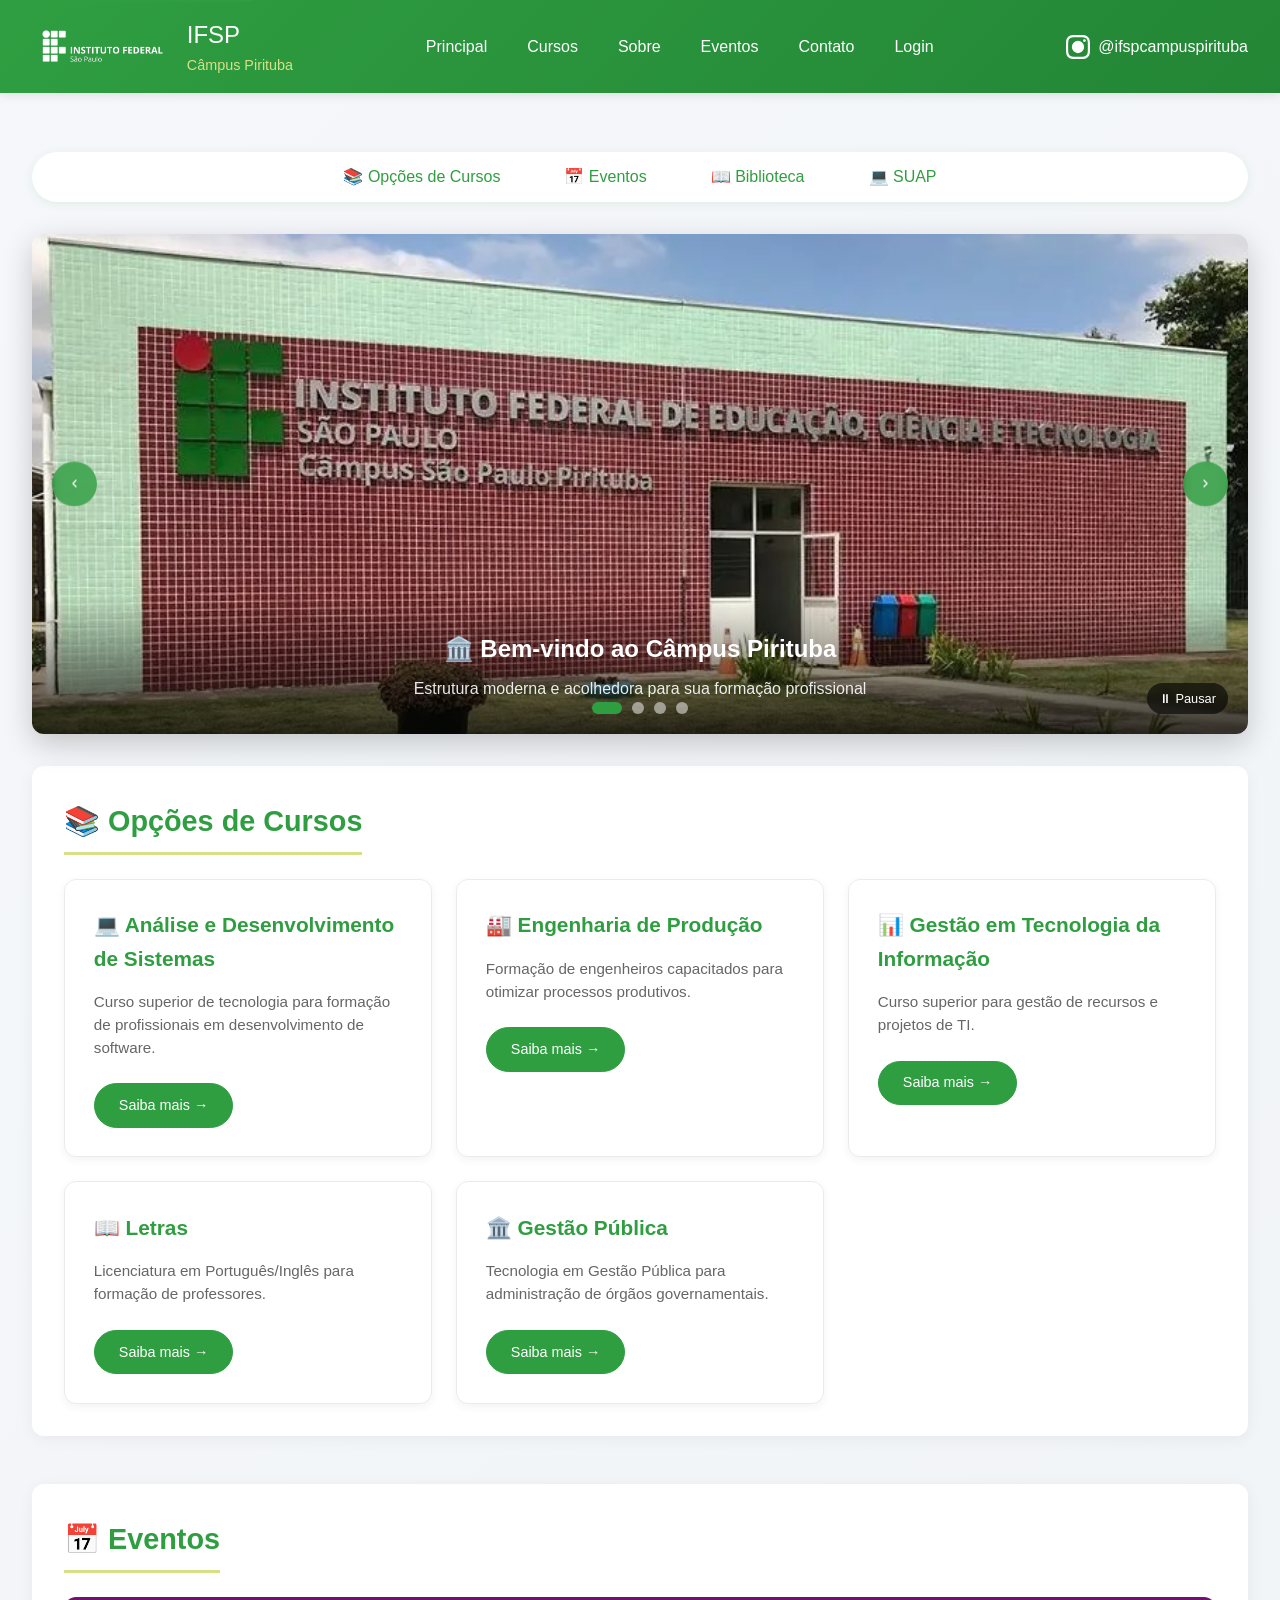
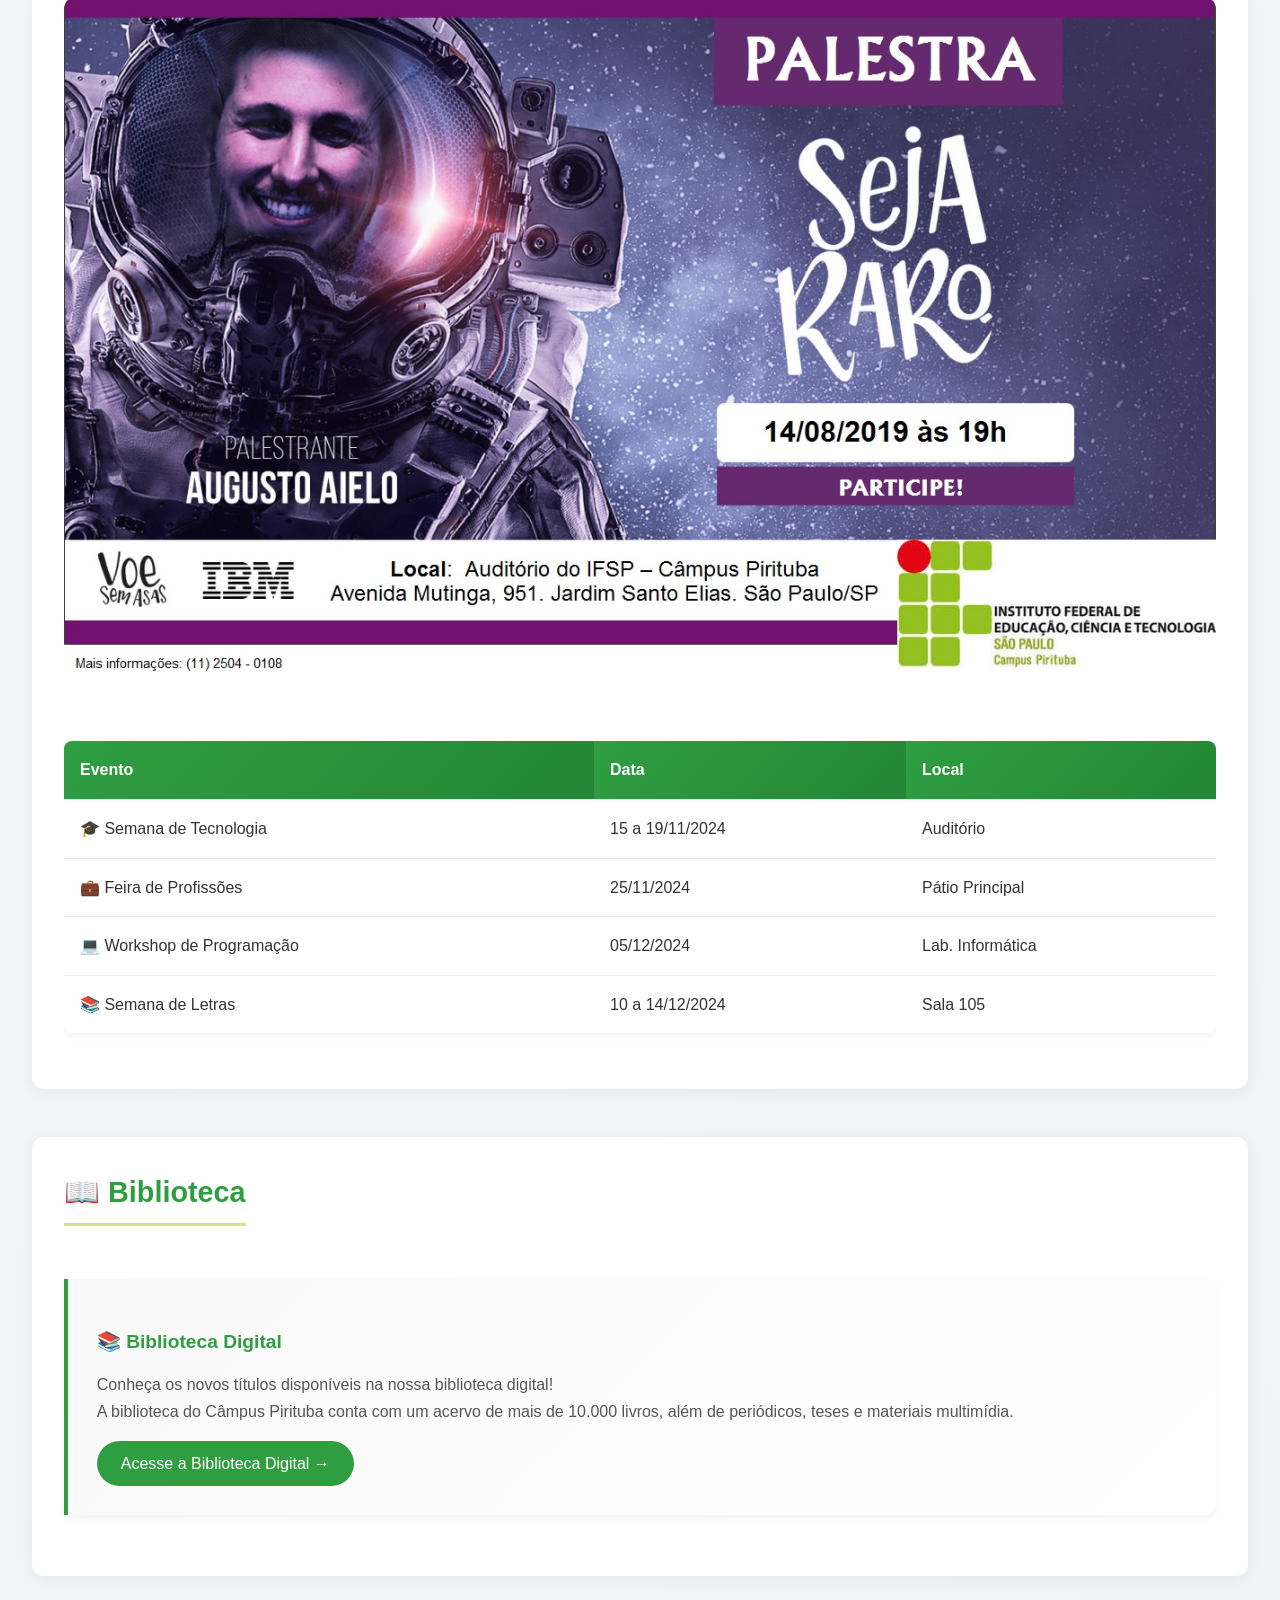
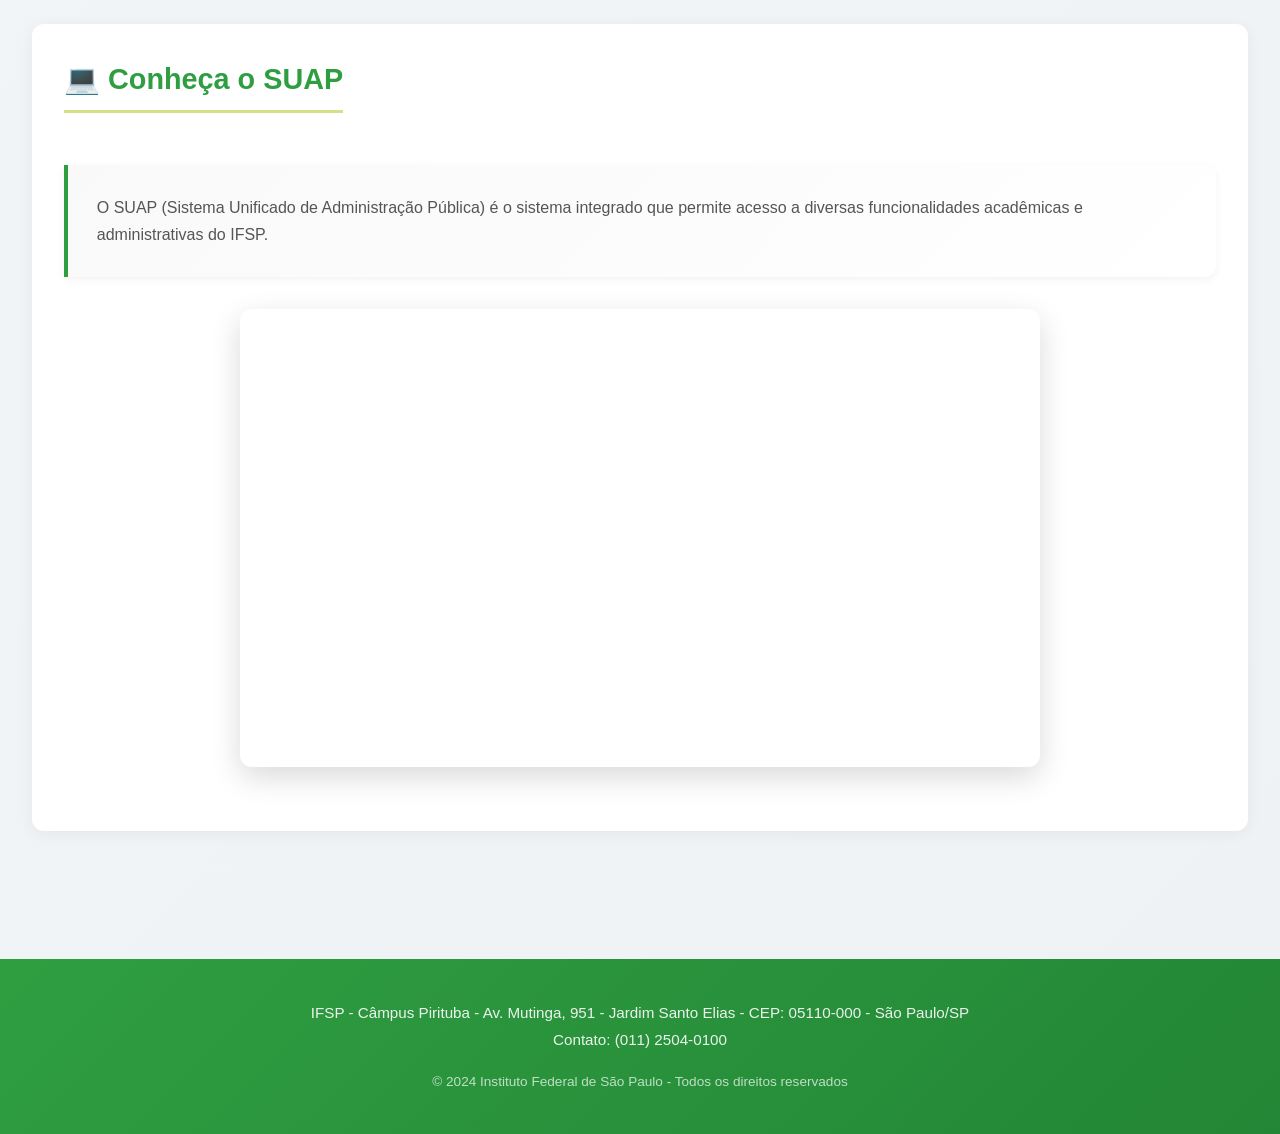
<file: index.html>
<!DOCTYPE html>
<html lang="pt-BR">
<head>
    <meta charset="UTF-8">
    <meta name="viewport" content="width=device-width, initial-scale=1.0">
    <meta name="description" content="Site oficial do IFSP Câmpus Pirituba - Cursos, eventos, biblioteca digital e mais">
    <meta name="keywords" content="IFSP, Pirituba, cursos, eventos, biblioteca, SUAP">
    <meta name="author" content="IFSP Câmpus Pirituba">
    <title>IFSP - Câmpus Pirituba</title>
    <link rel="stylesheet" href="css/style.css">
    <link rel="icon" href="favicon.ico" type="image/x-icon">
    
    <!-- Preload para imagens principais -->
    <link rel="preload" as="image" href="img/slideshow/banner site.png">
    <link rel="preload" as="image" href="img/Logo.png">
</head>
<body>
    <!-- Skip to content link para acessibilidade -->
    <a href="#main-content" class="skip-link">Pular para o conteúdo principal</a>

    <!-- Header Fixo com subtítulo -->
    <header>
        <div class="logo-container">
            <img src="img/Logo.png" alt="Logo IFSP - Instituto Federal de São Paulo" class="logo" width="50" height="50">
            <h1>IFSP <small>Câmpus Pirituba</small></h1>
        </div>
        
        <nav aria-label="Menu principal">
            <button class="menu-mobile-btn" id="menuMobileBtn" aria-label="Abrir menu">
                <span></span>
                <span></span>
                <span></span>
            </button>
            <ul id="menuList">
                <li><a href="index.html" aria-current="page">Principal</a></li>
                <li><a href="cursos.html">Cursos</a></li>
                <li><a href="sobre.html">Sobre</a></li>
                <li><a href="eventos.html">Eventos</a></li>
                <li><a href="contato.html">Contato</a></li>
                <li><a href="login.html">Login</a></li>
            </ul>
        </nav>
        
        <!-- Menu Superior Direito -->
        <div class="menu-superior">
            <a href="https://www.instagram.com/ifspcampuspirituba/" target="_blank" rel="noopener noreferrer" aria-label="Instagram do IFSP Câmpus Pirituba">
                <svg class="instagram-icon" viewBox="0 0 24 24" xmlns="http://www.w3.org/2000/svg" aria-hidden="true">
                    <path d="M12 2.163c3.204 0 3.584.012 4.85.07 3.252.148 4.771 1.691 4.919 4.919.058 1.265.069 1.645.069 4.849 0 3.205-.012 3.584-.069 4.849-.149 3.225-1.664 4.771-4.919 4.919-1.266.058-1.644.07-4.85.07-3.204 0-3.584-.012-4.849-.07-3.26-.149-4.771-1.699-4.919-4.92-.058-1.265-.07-1.644-.07-4.849 0-3.204.013-3.583.07-4.849.149-3.227 1.664-4.771 4.919-4.919 1.266-.057 1.645-.069 4.849-.069zm0-2.163c-3.259 0-3.667.014-4.947.072-4.358.2-6.78 2.618-6.98 6.98-.059 1.281-.073 1.689-.073 4.948 0 3.259.014 3.668.072 4.948.2 4.358 2.618 6.78 6.98 6.98 1.281.058 1.689.072 4.948.072 3.259 0 3.668-.014 4.948-.072 4.354-.2 6.782-2.618 6.979-6.98.059-1.28.073-1.689.073-4.948 0-3.259-.014-3.667-.072-4.947-.196-4.354-2.617-6.78-6.979-6.98-1.281-.059-1.69-.073-4.949-.073zM5.838 12a6.162 6.162 0 1112.324 0 6.162 6.162 0 01-12.324 0zM12 16a4 4 0 110-8 4 4 0 010 8zm4.965-10.405a1.44 1.44 0 112.881.001 1.44 1.44 0 01-2.881-.001z"/>
                </svg>
                <span>@ifspcampuspirituba</span>
            </a>
        </div>
    </header>

    <main id="main-content">
        <!-- Navegação Interna da Home -->
        <div class="nav-interna" aria-label="Navegação rápida">
            <ul>
                <li><a href="#cursos">📚 Opções de Cursos</a></li>
                <li><a href="#eventos">📅 Eventos</a></li>
                <li><a href="#biblioteca">📖 Biblioteca</a></li>
                <li><a href="#suap">💻 SUAP</a></li>
            </ul>
        </div>

        <!-- SLIDESHOW - 4 Slides personalizados -->
        <div class="slideshow-container" aria-label="Slideshow de destaques">
            <div class="slides-wrapper">
                <!-- Slide 1: Entrada do Campus -->
                <div class="slide active">
                    <img src="img/slideshow/banner site.png" alt="Entrada do Câmpus Pirituba - Fachada principal" loading="eager">
                    <div class="slide-caption">
                        <h3>🏛️ Bem-vindo ao Câmpus Pirituba</h3>
                        <p>Estrutura moderna e acolhedora para sua formação profissional</p>
                    </div>
                </div>
                
                <!-- Slide 2: Caixinha de Sugestões -->
                <div class="slide">
                    <img src="img/slideshow/caixinha de sugestoes.png" alt="Caixinha de Sugestões - Participe!" loading="lazy">
                    <div class="slide-caption">
                        <h3>💡 Sua Opinião é Importante!</h3>
                        <p>Participe! Utilize a caixinha de sugestões para melhorar nosso câmpus</p>
                    </div>
                </div>
                
                <!-- Slide 3: Processo Seletivo 2026 -->
                <div class="slide">
                    <img src="img/slideshow/cursos tecnicos.jpeg" alt="Processo Seletivo IFSP 2026 - Cursos Técnicos Gratuitos" loading="lazy">
                    <div class="slide-caption">
                        <h3>📢 Processo Seletivo 2026</h3>
                        <p>Cursos Técnicos Gratuitos - 2º Semestre de 2026</p>
                        <p class="highlight">📅 Inscrições abertas! Garanta sua vaga</p>
                    </div>
                </div>
                
                <!-- Slide 4: Comunidade WhatsApp -->
                <div class="slide">
                    <img src="img/slideshow/wpp.png" alt="Comunidade WhatsApp IFSP - Fique por dentro das novidades" loading="lazy">
                    <div class="slide-caption">
                        <h3>📱 Fique por dentro das novidades!</h3>
                        <p>Participe da nossa comunidade no WhatsApp e receba notícias em primeira mão</p>
                    </div>
                </div>
            </div>
            
            <!-- Botões de navegação -->
            <button class="slide-btn prev" aria-label="Slide anterior">
                <svg width="20" height="20" viewBox="0 0 24 24" fill="none" xmlns="http://www.w3.org/2000/svg" aria-hidden="true">
                    <path d="M15 18L9 12L15 6" stroke="white" stroke-width="2" stroke-linecap="round" stroke-linejoin="round"/>
                </svg>
            </button>
            <button class="slide-btn next" aria-label="Próximo slide">
                <svg width="20" height="20" viewBox="0 0 24 24" fill="none" xmlns="http://www.w3.org/2000/svg" aria-hidden="true">
                    <path d="M9 18L15 12L9 6" stroke="white" stroke-width="2" stroke-linecap="round" stroke-linejoin="round"/>
                </svg>
            </button>
            
            <!-- Indicadores (dots) -->
            <div class="dots-container" aria-label="Indicadores de slides">
                <span class="dot active" data-slide="0" aria-label="Ir para slide 1"></span>
                <span class="dot" data-slide="1" aria-label="Ir para slide 2"></span>
                <span class="dot" data-slide="2" aria-label="Ir para slide 3"></span>
                <span class="dot" data-slide="3" aria-label="Ir para slide 4"></span>
            </div>
            
            <!-- Controles de reprodução -->
            <div class="slide-controls">
                <button class="control-btn" id="playPauseBtn" aria-label="Play/Pause slideshow">⏸ Pausar</button>
            </div>
        </div>

        <!-- Seção de Cursos -->
        <section id="cursos">
            <h2>📚 Opções de Cursos</h2>
            <div class="cursos-container">
                <div class="curso-card">
                    <h3>💻 Análise e Desenvolvimento de Sistemas</h3>
                    <p>Curso superior de tecnologia para formação de profissionais em desenvolvimento de software.</p>
                    <a href="cursos.html#ads" aria-label="Saiba mais sobre Análise e Desenvolvimento de Sistemas">Saiba mais →</a>
                </div>
                <div class="curso-card">
                    <h3>🏭 Engenharia de Produção</h3>
                    <p>Formação de engenheiros capacitados para otimizar processos produtivos.</p>
                    <a href="cursos.html#engenharia" aria-label="Saiba mais sobre Engenharia de Produção">Saiba mais →</a>
                </div>
                <div class="curso-card">
                    <h3>📊 Gestão em Tecnologia da Informação</h3>
                    <p>Curso superior para gestão de recursos e projetos de TI.</p>
                    <a href="cursos.html#gestao-ti" aria-label="Saiba mais sobre Gestão em TI">Saiba mais →</a>
                </div>
                <div class="curso-card">
                    <h3>📖 Letras</h3>
                    <p>Licenciatura em Português/Inglês para formação de professores.</p>
                    <a href="cursos.html#letras" aria-label="Saiba mais sobre Letras">Saiba mais →</a>
                </div>
                <div class="curso-card">
                    <h3>🏛️ Gestão Pública</h3>
                    <p>Tecnologia em Gestão Pública para administração de órgãos governamentais.</p>
                    <a href="cursos.html#gestao-publica" aria-label="Saiba mais sobre Gestão Pública">Saiba mais →</a>
                </div>
            </div>
        </section>

        <!-- Seção de Eventos -->
        <section id="eventos">
            <h2>📅 Eventos</h2>
            <div class="eventos-destaque">
                <img src="img/SEJA_RARO.jpg" alt="Evento Seja Raro - Participe!" class="evento-banner" loading="lazy">
            </div>
            
            <!-- Tabela de Eventos -->
            <div class="table-responsive">
                <table aria-label="Tabela de eventos programados">
                    <thead>
                        <tr>
                            <th>Evento</th>
                            <th>Data</th>
                            <th>Local</th>
                        </tr>
                    </thead>
                    <tbody>
                        <tr>
                            <td>🎓 Semana de Tecnologia</td>
                            <td>15 a 19/11/2024</td>
                            <td>Auditório</td>
                        </tr>
                        <tr>
                            <td>💼 Feira de Profissões</td>
                            <td>25/11/2024</td>
                            <td>Pátio Principal</td>
                        </tr>
                        <tr>
                            <td>💻 Workshop de Programação</td>
                            <td>05/12/2024</td>
                            <td>Lab. Informática</td>
                        </tr>
                        <tr>
                            <td>📚 Semana de Letras</td>
                            <td>10 a 14/12/2024</td>
                            <td>Sala 105</td>
                        </tr>
                    </tbody>
                </table>
            </div>
        </section>

        <!-- Seção Biblioteca -->
        <section id="biblioteca">
            <h2>📖 Biblioteca</h2>
            <div class="info-box">
                <h3>📚 Biblioteca Digital</h3>
                <p>Conheça os novos títulos disponíveis na nossa biblioteca digital!</p>
                <p>A biblioteca do Câmpus Pirituba conta com um acervo de mais de 10.000 livros, além de periódicos, teses e materiais multimídia.</p>
                <a href="https://plataforma.bvirtual.com.br/" target="_blank" rel="noopener noreferrer" class="btn-biblioteca">
                    Acesse a Biblioteca Digital →
                </a>
            </div>
        </section>

        <!-- Seção SUAP com vídeo incorporado -->
        <section id="suap">
            <h2>💻 Conheça o SUAP</h2>
            <div class="info-box">
                <p>O SUAP (Sistema Unificado de Administração Pública) é o sistema integrado que permite acesso a diversas funcionalidades acadêmicas e administrativas do IFSP.</p>
            </div>
            
            <div class="video-container">
                <iframe src="https://www.youtube.com/embed/_nIf3XuSWCQ?si=Hv5KYUFjW10kNJah" 
                        title="Vídeo explicativo do SUAP - Sistema Unificado de Administração Pública"
                        allow="accelerometer; autoplay; clipboard-write; encrypted-media; gyroscope; picture-in-picture"
                        allowfullscreen
                        loading="lazy">
                </iframe>
            </div>
        </section>
    </main>

    <!-- Botão Voltar ao Topo com ícone SVG -->
    <a href="#" class="btn-topo" title="Voltar ao topo" aria-label="Voltar ao topo da página">
        <svg viewBox="0 0 24 24" xmlns="http://www.w3.org/2000/svg" aria-hidden="true">
            <path d="M12 4l-8 8h6v8h4v-8h6z"/>
        </svg>
    </a>

    <!-- Footer -->
    <footer>
        <div class="footer-content">
            <p>IFSP - Câmpus Pirituba - Av. Mutinga, 951 - Jardim Santo Elias - CEP: 05110-000 - São Paulo/SP</p>
            <p>Contato: (011) 2504-0100</p>
            <p class="footer-copy">© 2024 Instituto Federal de São Paulo - Todos os direitos reservados</p>
        </div>
    </footer>

    <!-- JavaScript do Slideshow e melhorias -->
    <script>
        // ============================================
        // SLIDESHOW - Manipulação do DOM
        // ============================================
        
        // Selecionando elementos do DOM
        const slides = document.querySelectorAll('.slide');
        const dots = document.querySelectorAll('.dot');
        const prevBtn = document.querySelector('.prev');
        const nextBtn = document.querySelector('.next');
        const playPauseBtn = document.getElementById('playPauseBtn');
        
        // Variáveis de controle
        let currentSlide = 0;
        let slideInterval;
        let isPlaying = true;
        const INTERVAL_TIME = 6000; // 6 segundos
        
        // Função para mostrar um slide específico
        function showSlide(index) {
            if (index < 0) index = slides.length - 1;
            if (index >= slides.length) index = 0;
            
            slides.forEach(slide => slide.classList.remove('active'));
            dots.forEach(dot => dot.classList.remove('active'));
            
            slides[index].classList.add('active');
            dots[index].classList.add('active');
            currentSlide = index;
            
            // Atualizar aria-label dos dots
            dots.forEach((dot, i) => {
                dot.setAttribute('aria-label', i === currentSlide ? 'Slide atual' : `Ir para slide ${i + 1}`);
            });
        }
        
        function nextSlide() {
            showSlide(currentSlide + 1);
        }
        
        function prevSlide() {
            showSlide(currentSlide - 1);
        }
        
        function startSlideshow() {
            if (slideInterval) clearInterval(slideInterval);
            slideInterval = setInterval(nextSlide, INTERVAL_TIME);
            isPlaying = true;
            if (playPauseBtn) {
                playPauseBtn.innerHTML = '⏸ Pausar';
                playPauseBtn.setAttribute('aria-label', 'Pausar slideshow');
            }
        }
        
        function pauseSlideshow() {
            if (slideInterval) {
                clearInterval(slideInterval);
                slideInterval = null;
            }
            isPlaying = false;
            if (playPauseBtn) {
                playPauseBtn.innerHTML = '▶ Play';
                playPauseBtn.setAttribute('aria-label', 'Iniciar slideshow');
            }
        }
        
        function togglePlayPause() {
            isPlaying ? pauseSlideshow() : startSlideshow();
        }
        
        // Event Listeners
        if (nextBtn) {
            nextBtn.addEventListener('click', () => {
                nextSlide();
                if (isPlaying) {
                    pauseSlideshow();
                    startSlideshow();
                }
            });
        }
        
        if (prevBtn) {
            prevBtn.addEventListener('click', () => {
                prevSlide();
                if (isPlaying) {
                    pauseSlideshow();
                    startSlideshow();
                }
            });
        }
        
        dots.forEach((dot, index) => {
            dot.addEventListener('click', () => {
                showSlide(index);
                if (isPlaying) {
                    pauseSlideshow();
                    startSlideshow();
                }
            });
        });
        
        if (playPauseBtn) {
            playPauseBtn.addEventListener('click', togglePlayPause);
        }
        
        // Pausar ao passar o mouse
        const slideshowContainer = document.querySelector('.slideshow-container');
        if (slideshowContainer) {
            slideshowContainer.addEventListener('mouseenter', () => {
                if (isPlaying) pauseSlideshow();
            });
            slideshowContainer.addEventListener('mouseleave', () => {
                if (!isPlaying) startSlideshow();
            });
        }
        
        // Navegação por teclado
        document.addEventListener('keydown', (e) => {
            if (e.key === 'ArrowLeft') {
                prevSlide();
                if (isPlaying) {
                    pauseSlideshow();
                    startSlideshow();
                }
            } else if (e.key === 'ArrowRight') {
                nextSlide();
                if (isPlaying) {
                    pauseSlideshow();
                    startSlideshow();
                }
            }
        });
        
        // Botão Voltar ao Topo suave
        const btnTopo = document.querySelector('.btn-topo');
        if (btnTopo) {
            btnTopo.addEventListener('click', function(e) {
                e.preventDefault();
                window.scrollTo({ top: 0, behavior: 'smooth' });
            });
            
            // Mostrar/esconder botão topo baseado no scroll
            window.addEventListener('scroll', () => {
                if (window.scrollY > 300) {
                    btnTopo.style.opacity = '1';
                    btnTopo.style.visibility = 'visible';
                } else {
                    btnTopo.style.opacity = '0';
                    btnTopo.style.visibility = 'hidden';
                }
            });
            btnTopo.style.transition = 'opacity 0.3s, visibility 0.3s';
            btnTopo.style.opacity = '0';
            btnTopo.style.visibility = 'hidden';
        }
        
        // Menu mobile
        const menuMobileBtn = document.getElementById('menuMobileBtn');
        const menuList = document.getElementById('menuList');
        
        if (menuMobileBtn && menuList) {
            menuMobileBtn.addEventListener('click', () => {
                menuList.classList.toggle('show');
                const expanded = menuList.classList.contains('show');
                menuMobileBtn.setAttribute('aria-expanded', expanded);
            });
        }
        
        // Iniciar slideshow
        startSlideshow();
        
        console.log('🎬 ========== SITE IFSP INICIALIZADO ==========');
        console.log(`📊 Total de slides: ${slides.length}`);
        console.log(`⏱️ Intervalo: ${INTERVAL_TIME/1000} segundos`);
        console.log('🎨 Página carregada com sucesso!');
    </script>

    <style>
        /* Estilos adicionais para menu mobile e melhorias */
        .menu-mobile-btn {
            display: none;
            background: none;
            border: none;
            cursor: pointer;
            padding: 10px;
            z-index: 1001;
        }
        
        .menu-mobile-btn span {
            display: block;
            width: 25px;
            height: 3px;
            background-color: white;
            margin: 5px 0;
            transition: all 0.3s;
            border-radius: 3px;
        }
        
        .evento-banner {
            width: 100%;
            border-radius: 12px;
            margin-bottom: 1.5rem;
            transition: transform 0.3s;
        }
        
        .evento-banner:hover {
            transform: scale(1.01);
        }
        
        .table-responsive {
            overflow-x: auto;
        }
        
        .footer-copy {
            margin-top: 1rem;
            font-size: 0.8rem;
            opacity: 0.7;
        }
        
        .btn-biblioteca {
            display: inline-flex;
            align-items: center;
            gap: 8px;
        }
        
        .highlight {
            font-weight: bold;
            color: #D7E087;
            margin-top: 10px;
        }
        
        @media (max-width: 768px) {
            .menu-mobile-btn {
                display: block;
            }
            
            nav ul {
                position: fixed;
                top: 80px;
                left: -100%;
                width: 100%;
                height: calc(100vh - 80px);
                background: linear-gradient(135deg, var(--verde-principal) 0%, var(--verde-escuro) 100%);
                flex-direction: column;
                align-items: center;
                justify-content: center;
                transition: left 0.3s;
                z-index: 999;
            }
            
            nav ul.show {
                left: 0;
            }
            
            .menu-mobile-btn.active span:nth-child(1) {
                transform: rotate(45deg) translate(5px, 5px);
            }
            
            .menu-mobile-btn.active span:nth-child(2) {
                opacity: 0;
            }
            
            .menu-mobile-btn.active span:nth-child(3) {
                transform: rotate(-45deg) translate(7px, -6px);
            }
        }
    </style>
</body>
</html>
</file>
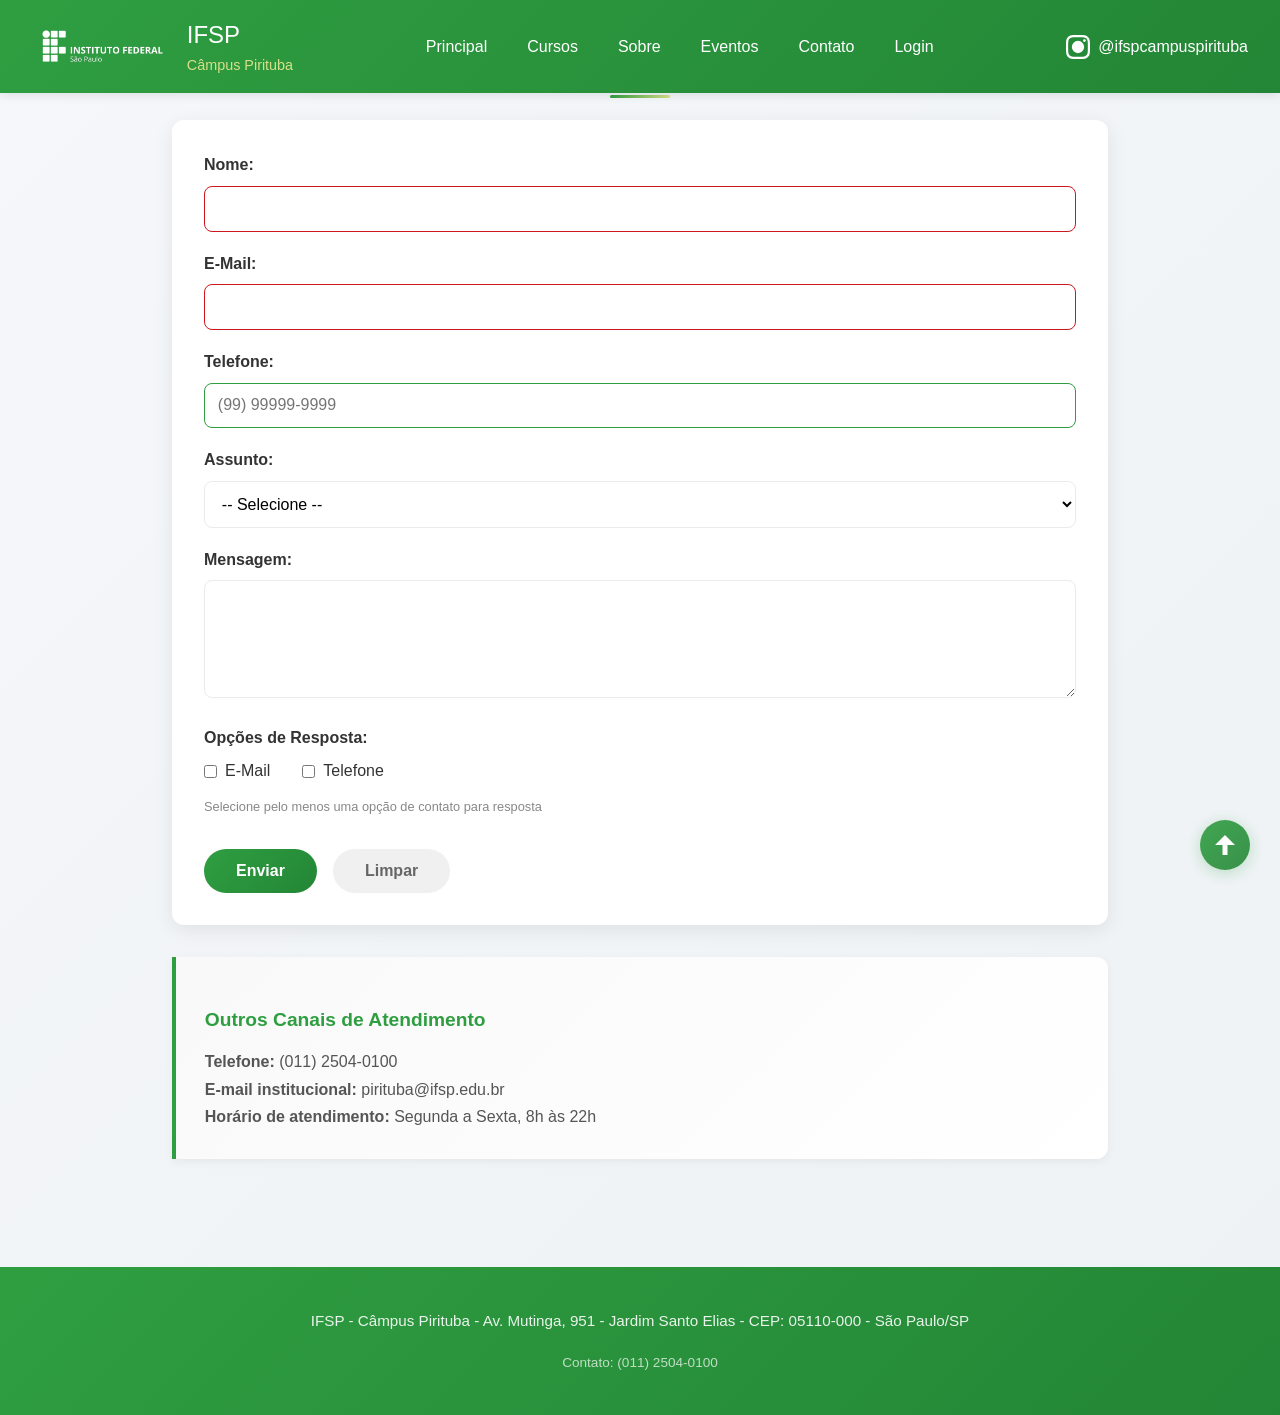
<file: contato.html>
<!DOCTYPE html>
<html lang="pt-BR">
<head>
    <meta charset="UTF-8">
    <meta name="viewport" content="width=device-width, initial-scale=1.0">
    <title>IFSP - Contato</title>
    <link rel="stylesheet" href="css/style.css">
    <link rel="icon" href="favicon.ico" type="image/x-icon">
</head>
<body>
    <!-- Header Fixo com subtítulo -->
    <header>
        <div class="logo-container">
            <img src="img/Logo.png" alt="Logo IFSP" class="logo">
            <h1>IFSP <small>Câmpus Pirituba</small></h1>
        </div>
        
        <nav>
            <ul>
                <li><a href="index.html">Principal</a></li>
                <li><a href="cursos.html">Cursos</a></li>
                <li><a href="sobre.html">Sobre</a></li>
                <li><a href="eventos.html">Eventos</a></li>
                <li><a href="contato.html">Contato</a></li>
                <li><a href="login.html">Login</a></li>
            </ul>
        </nav>
        
        <!-- Menu Superior Direito -->
        <div class="menu-superior">
            <a href="https://www.instagram.com/ifspcampuspirituba/" target="_blank">
                <svg class="instagram-icon" viewBox="0 0 24 24" xmlns="http://www.w3.org/2000/svg">
                    <path d="M12 2.163c3.204 0 3.584.012 4.85.07 3.252.148 4.771 1.691 4.919 4.919.058 1.265.069 1.645.069 4.849 0 3.205-.012 3.584-.069 4.849-.149 3.225-1.664 4.771-4.919 4.919-1.266.058-1.644.07-4.85.07-3.204 0-3.584-.012-4.849-.07-3.26-.149-4.771-1.699-4.919-4.92-.058-1.265-.07-1.644-.07-4.849 0-3.204.013-3.583.07-4.849.149-3.227 1.664-4.771 4.919-4.919 1.266-.057 1.645-.069 4.849-.069zm0-2.163c-3.259 0-3.667.014-4.947.072-4.358.2-6.78 2.618-6.98 6.98-.059 1.281-.073 1.689-.073 4.948 0 3.259.014 3.668.072 4.948.2 4.358 2.618 6.78 6.98 6.98 1.281.058 1.689.072 4.948.072 3.259 0 3.668-.014 4.948-.072 4.354-.2 6.782-2.618 6.979-6.98.059-1.28.073-1.689.073-4.948 0-3.259-.014-3.667-.072-4.947-.196-4.354-2.617-6.78-6.979-6.98-1.281-.059-1.69-.073-4.949-.073zM5.838 12a6.162 6.162 0 1112.324 0 6.162 6.162 0 01-12.324 0zM12 16a4 4 0 110-8 4 4 0 010 8zm4.965-10.405a1.44 1.44 0 112.881.001 1.44 1.44 0 01-2.881-.001z"/>
                </svg>
                <span>@ifspcampuspirituba</span>
            </a>
        </div>
    </header>

    <main class="conteudo-pagina">
        <h1>Mande uma mensagem</h1>

        <!-- Formulário de Contato -->
        <form class="form-contato" action="#" method="POST">
            <div class="form-group">
                <label for="nome">Nome:</label>
                <input type="text" id="nome" name="nome" required>
            </div>

            <div class="form-group">
                <label for="email">E-Mail:</label>
                <input type="email" id="email" name="email" required>
            </div>

            <div class="form-group">
                <label for="telefone">Telefone:</label>
                <input type="tel" id="telefone" name="telefone" placeholder="(99) 99999-9999">
            </div>

            <div class="form-group">
                <label for="assunto">Assunto:</label>
                <select id="assunto" name="assunto" required>
                    <option value="">-- Selecione --</option>
                    <option value="duvidas">Dúvidas sobre cursos</option>
                    <option value="matricula">Matrícula</option>
                    <option value="eventos">Eventos</option>
                    <option value="biblioteca">Biblioteca</option>
                    <option value="sugestoes">Sugestões</option>
                    <option value="reclamacoes">Reclamações</option>
                </select>
            </div>

            <div class="form-group">
                <label for="mensagem">Mensagem:</label>
                <textarea id="mensagem" name="mensagem" rows="5" required></textarea>
            </div>

            <!-- Opções de Resposta -->
            <div class="form-group">
                <label>Opções de Resposta:</label>
                <div class="checkbox-group">
                    <label>
                        <input type="checkbox" name="resposta_email" value="email"> E-Mail
                    </label>
                    <label>
                        <input type="checkbox" name="resposta_telefone" value="telefone"> Telefone
                    </label>
                </div>
                <small class="form-help">Selecione pelo menos uma opção de contato para resposta</small>
            </div>

            <!-- Botão de Envio -->
            <div class="form-actions">
                <button type="submit" class="btn-submit">Enviar</button>
                <button type="reset" class="btn-reset">Limpar</button>
            </div>
        </form>

        <!-- Informações de Contato do IFSP -->
        <div class="info-box" style="margin-top: 2rem;">
            <h3>Outros Canais de Atendimento</h3>
            <p><strong>Telefone:</strong> (011) 2504-0100</p>
            <p><strong>E-mail institucional:</strong> pirituba@ifsp.edu.br</p>
            <p><strong>Horário de atendimento:</strong> Segunda a Sexta, 8h às 22h</p>
        </div>
    </main>

    <!-- Botão Voltar ao Topo -->
    <a href="#" class="btn-topo" title="Voltar ao topo">
        <svg viewBox="0 0 24 24" xmlns="http://www.w3.org/2000/svg">
            <path d="M12 4l-8 8h6v8h4v-8h6z"/>
        </svg>
    </a>

    <!-- Footer -->
    <footer>
        <p>IFSP - Câmpus Pirituba - Av. Mutinga, 951 - Jardim Santo Elias - CEP: 05110-000 - São Paulo/SP</p>
        <p>Contato: (011) 2504-0100</p>
    </footer>
</body>
</html>
</file>
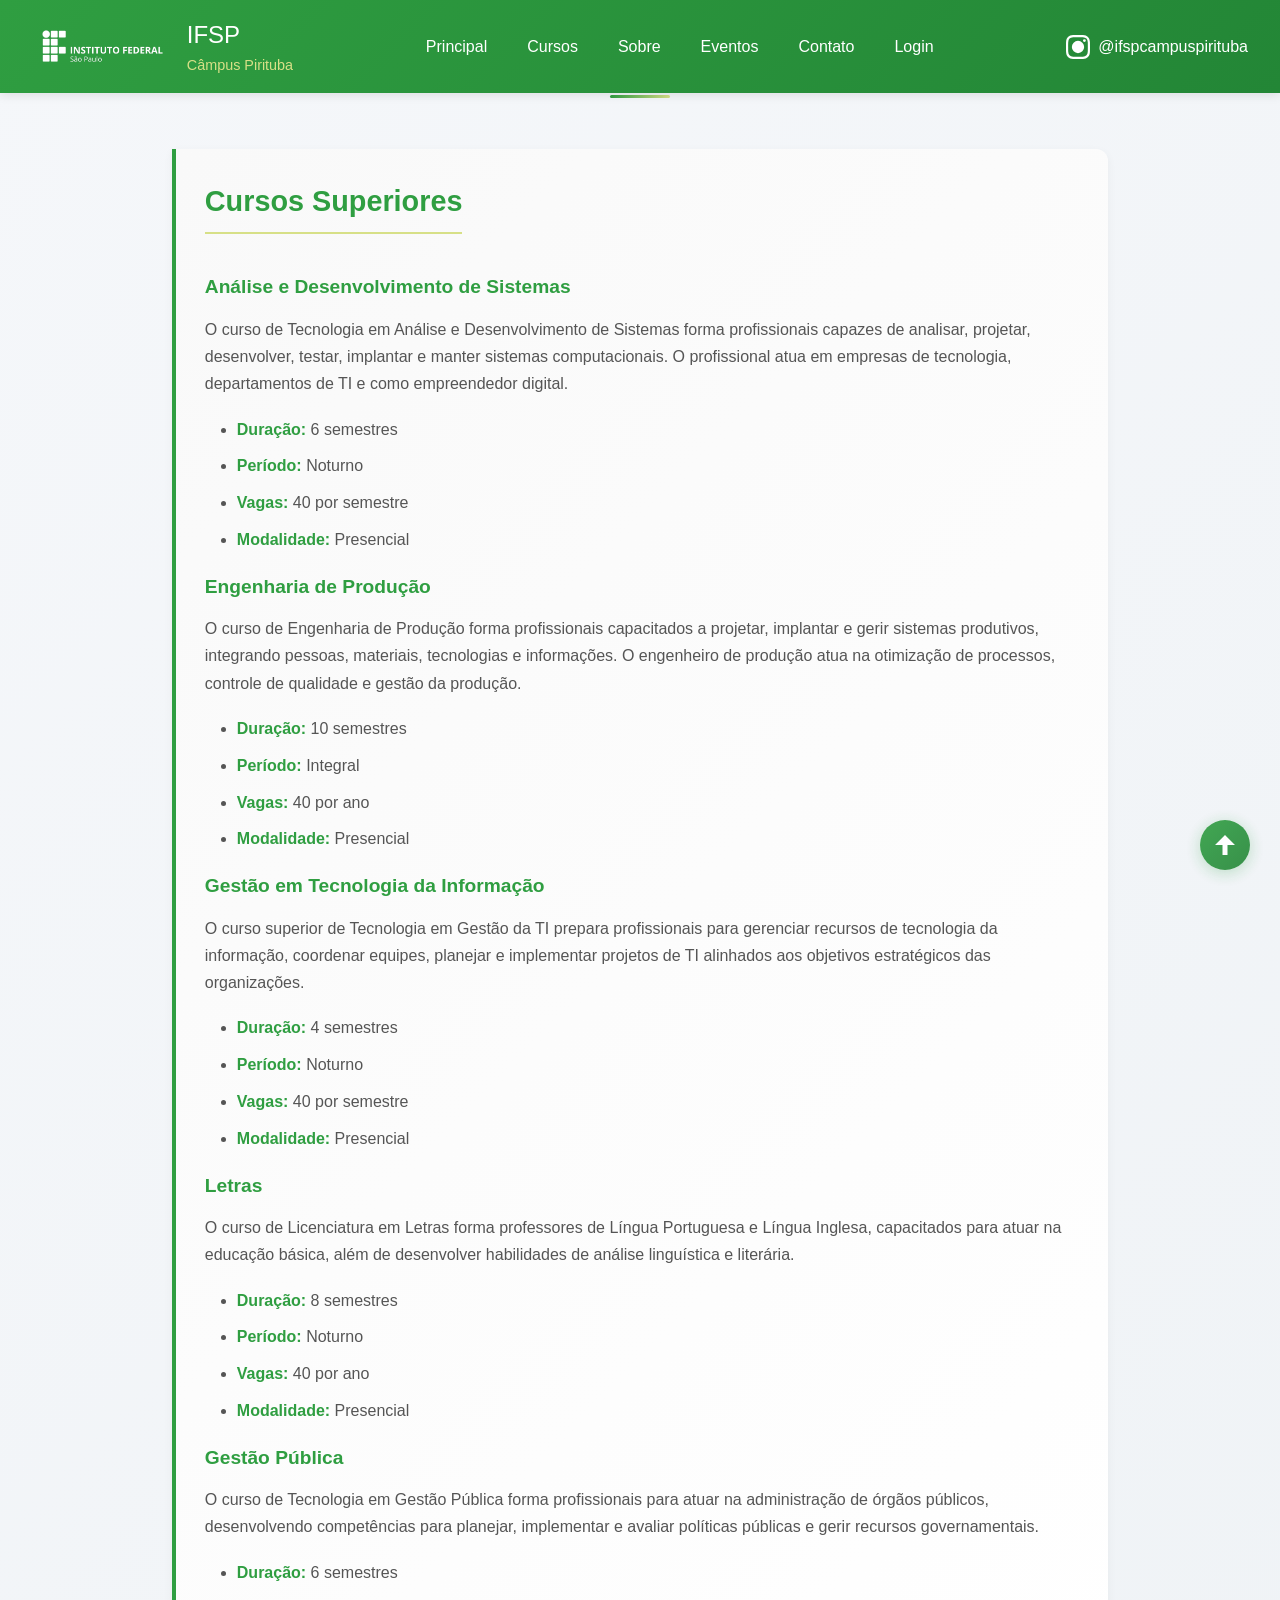
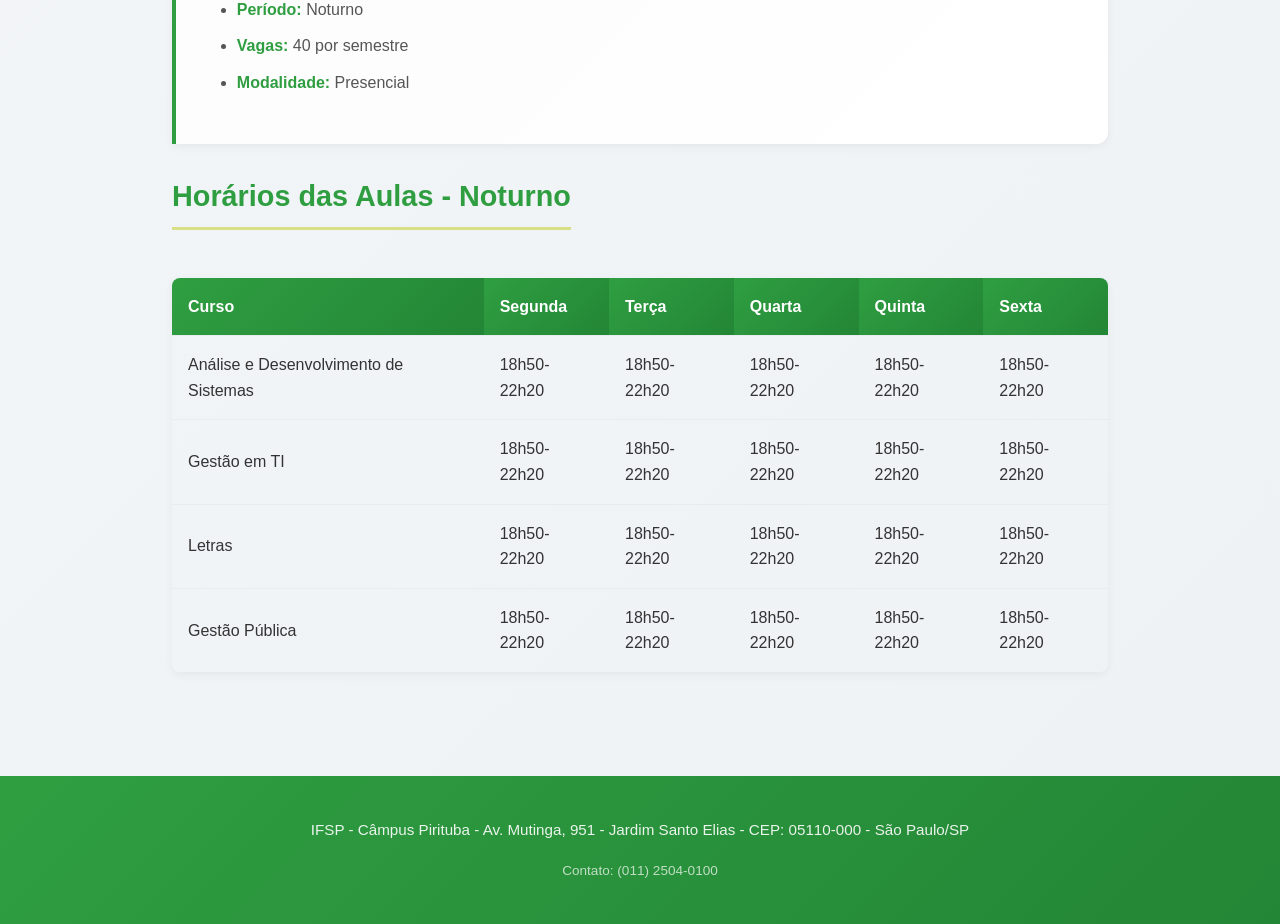
<file: cursos.html>
<!DOCTYPE html>
<html lang="pt-BR">
<head>
    <meta charset="UTF-8">
    <meta name="viewport" content="width=device-width, initial-scale=1.0">
    <title>IFSP - Cursos | Câmpus Pirituba</title>
    <link rel="stylesheet" href="css/style.css">
    <link rel="icon" href="favicon.ico" type="image/x-icon">
</head>
<body>
    <!-- Header Fixo com subtítulo -->
    <header>
        <div class="logo-container">
            <img src="img/Logo.png" alt="Logo IFSP" class="logo">
            <h1>IFSP <small>Câmpus Pirituba</small></h1>
        </div>
        
        <nav>
            <ul>
                <li><a href="index.html">Principal</a></li>
                <li><a href="cursos.html">Cursos</a></li>
                <li><a href="sobre.html">Sobre</a></li>
                <li><a href="eventos.html">Eventos</a></li>
                <li><a href="contato.html">Contato</a></li>
                <li><a href="login.html">Login</a></li>
            </ul>
        </nav>
        
        <!-- Menu Superior Direito -->
        <div class="menu-superior">
            <a href="https://www.instagram.com/ifspcampuspirituba/" target="_blank">
                <svg class="instagram-icon" viewBox="0 0 24 24" xmlns="http://www.w3.org/2000/svg">
                    <path d="M12 2.163c3.204 0 3.584.012 4.85.07 3.252.148 4.771 1.691 4.919 4.919.058 1.265.069 1.645.069 4.849 0 3.205-.012 3.584-.069 4.849-.149 3.225-1.664 4.771-4.919 4.919-1.266.058-1.644.07-4.85.07-3.204 0-3.584-.012-4.849-.07-3.26-.149-4.771-1.699-4.919-4.92-.058-1.265-.07-1.644-.07-4.849 0-3.204.013-3.583.07-4.849.149-3.227 1.664-4.771 4.919-4.919 1.266-.057 1.645-.069 4.849-.069zm0-2.163c-3.259 0-3.667.014-4.947.072-4.358.2-6.78 2.618-6.98 6.98-.059 1.281-.073 1.689-.073 4.948 0 3.259.014 3.668.072 4.948.2 4.358 2.618 6.78 6.98 6.98 1.281.058 1.689.072 4.948.072 3.259 0 3.668-.014 4.948-.072 4.354-.2 6.782-2.618 6.979-6.98.059-1.28.073-1.689.073-4.948 0-3.259-.014-3.667-.072-4.947-.196-4.354-2.617-6.78-6.979-6.98-1.281-.059-1.69-.073-4.949-.073zM5.838 12a6.162 6.162 0 1112.324 0 6.162 6.162 0 01-12.324 0zM12 16a4 4 0 110-8 4 4 0 010 8zm4.965-10.405a1.44 1.44 0 112.881.001 1.44 1.44 0 01-2.881-.001z"/>
                </svg>
                <span>@ifspcampuspirituba</span>
            </a>
        </div>
    </header>

    <main class="conteudo-pagina">
        <h1>Cursos Oferecidos - Câmpus Pirituba</h1>

        <!-- Cursos Superiores -->
        <div class="info-box">
            <h2>Cursos Superiores</h2>
            
            <h3 id="ads">Análise e Desenvolvimento de Sistemas</h3>
            <p>O curso de Tecnologia em Análise e Desenvolvimento de Sistemas forma profissionais capazes de analisar, projetar, desenvolver, testar, implantar e manter sistemas computacionais. O profissional atua em empresas de tecnologia, departamentos de TI e como empreendedor digital.</p>
            <ul class="lista-customizada">
                <li><strong>Duração:</strong> 6 semestres</li>
                <li><strong>Período:</strong> Noturno</li>
                <li><strong>Vagas:</strong> 40 por semestre</li>
                <li><strong>Modalidade:</strong> Presencial</li>
            </ul>

            <h3 id="engenharia">Engenharia de Produção</h3>
            <p>O curso de Engenharia de Produção forma profissionais capacitados a projetar, implantar e gerir sistemas produtivos, integrando pessoas, materiais, tecnologias e informações. O engenheiro de produção atua na otimização de processos, controle de qualidade e gestão da produção.</p>
            <ul class="lista-customizada">
                <li><strong>Duração:</strong> 10 semestres</li>
                <li><strong>Período:</strong> Integral</li>
                <li><strong>Vagas:</strong> 40 por ano</li>
                <li><strong>Modalidade:</strong> Presencial</li>
            </ul>

            <h3 id="gestao-ti">Gestão em Tecnologia da Informação</h3>
            <p>O curso superior de Tecnologia em Gestão da TI prepara profissionais para gerenciar recursos de tecnologia da informação, coordenar equipes, planejar e implementar projetos de TI alinhados aos objetivos estratégicos das organizações.</p>
            <ul class="lista-customizada">
                <li><strong>Duração:</strong> 4 semestres</li>
                <li><strong>Período:</strong> Noturno</li>
                <li><strong>Vagas:</strong> 40 por semestre</li>
                <li><strong>Modalidade:</strong> Presencial</li>
            </ul>

            <h3 id="letras">Letras</h3>
            <p>O curso de Licenciatura em Letras forma professores de Língua Portuguesa e Língua Inglesa, capacitados para atuar na educação básica, além de desenvolver habilidades de análise linguística e literária.</p>
            <ul class="lista-customizada">
                <li><strong>Duração:</strong> 8 semestres</li>
                <li><strong>Período:</strong> Noturno</li>
                <li><strong>Vagas:</strong> 40 por ano</li>
                <li><strong>Modalidade:</strong> Presencial</li>
            </ul>

            <h3 id="gestao-publica">Gestão Pública</h3>
            <p>O curso de Tecnologia em Gestão Pública forma profissionais para atuar na administração de órgãos públicos, desenvolvendo competências para planejar, implementar e avaliar políticas públicas e gerir recursos governamentais.</p>
            <ul class="lista-customizada">
                <li><strong>Duração:</strong> 6 semestres</li>
                <li><strong>Período:</strong> Noturno</li>
                <li><strong>Vagas:</strong> 40 por semestre</li>
                <li><strong>Modalidade:</strong> Presencial</li>
            </ul>
        </div>

        <!-- Tabela de Horários -->
        <h2>Horários das Aulas - Noturno</h2>
        <table>
            <thead>
                <tr>
                    <th>Curso</th>
                    <th>Segunda</th>
                    <th>Terça</th>
                    <th>Quarta</th>
                    <th>Quinta</th>
                    <th>Sexta</th>
                </tr>
            </thead>
            <tbody>
                <tr>
                    <td>Análise e Desenvolvimento de Sistemas</td>
                    <td>18h50-22h20</td>
                    <td>18h50-22h20</td>
                    <td>18h50-22h20</td>
                    <td>18h50-22h20</td>
                    <td>18h50-22h20</td>
                </tr>
                <tr>
                    <td>Gestão em TI</td>
                    <td>18h50-22h20</td>
                    <td>18h50-22h20</td>
                    <td>18h50-22h20</td>
                    <td>18h50-22h20</td>
                    <td>18h50-22h20</td>
                </tr>
                <tr>
                    <td>Letras</td>
                    <td>18h50-22h20</td>
                    <td>18h50-22h20</td>
                    <td>18h50-22h20</td>
                    <td>18h50-22h20</td>
                    <td>18h50-22h20</td>
                </tr>
                <tr>
                    <td>Gestão Pública</td>
                    <td>18h50-22h20</td>
                    <td>18h50-22h20</td>
                    <td>18h50-22h20</td>
                    <td>18h50-22h20</td>
                    <td>18h50-22h20</td>
                </tr>
            </tbody>
        </table>
    </main>

    <!-- Botão Voltar ao Topo -->
    <a href="#" class="btn-topo" title="Voltar ao topo">
        <svg viewBox="0 0 24 24" xmlns="http://www.w3.org/2000/svg">
            <path d="M12 4l-8 8h6v8h4v-8h6z"/>
        </svg>
    </a>

    <!-- Footer -->
    <footer>
        <p>IFSP - Câmpus Pirituba - Av. Mutinga, 951 - Jardim Santo Elias - CEP: 05110-000 - São Paulo/SP</p>
        <p>Contato: (011) 2504-0100</p>
    </footer>
</body>
</html>
</file>
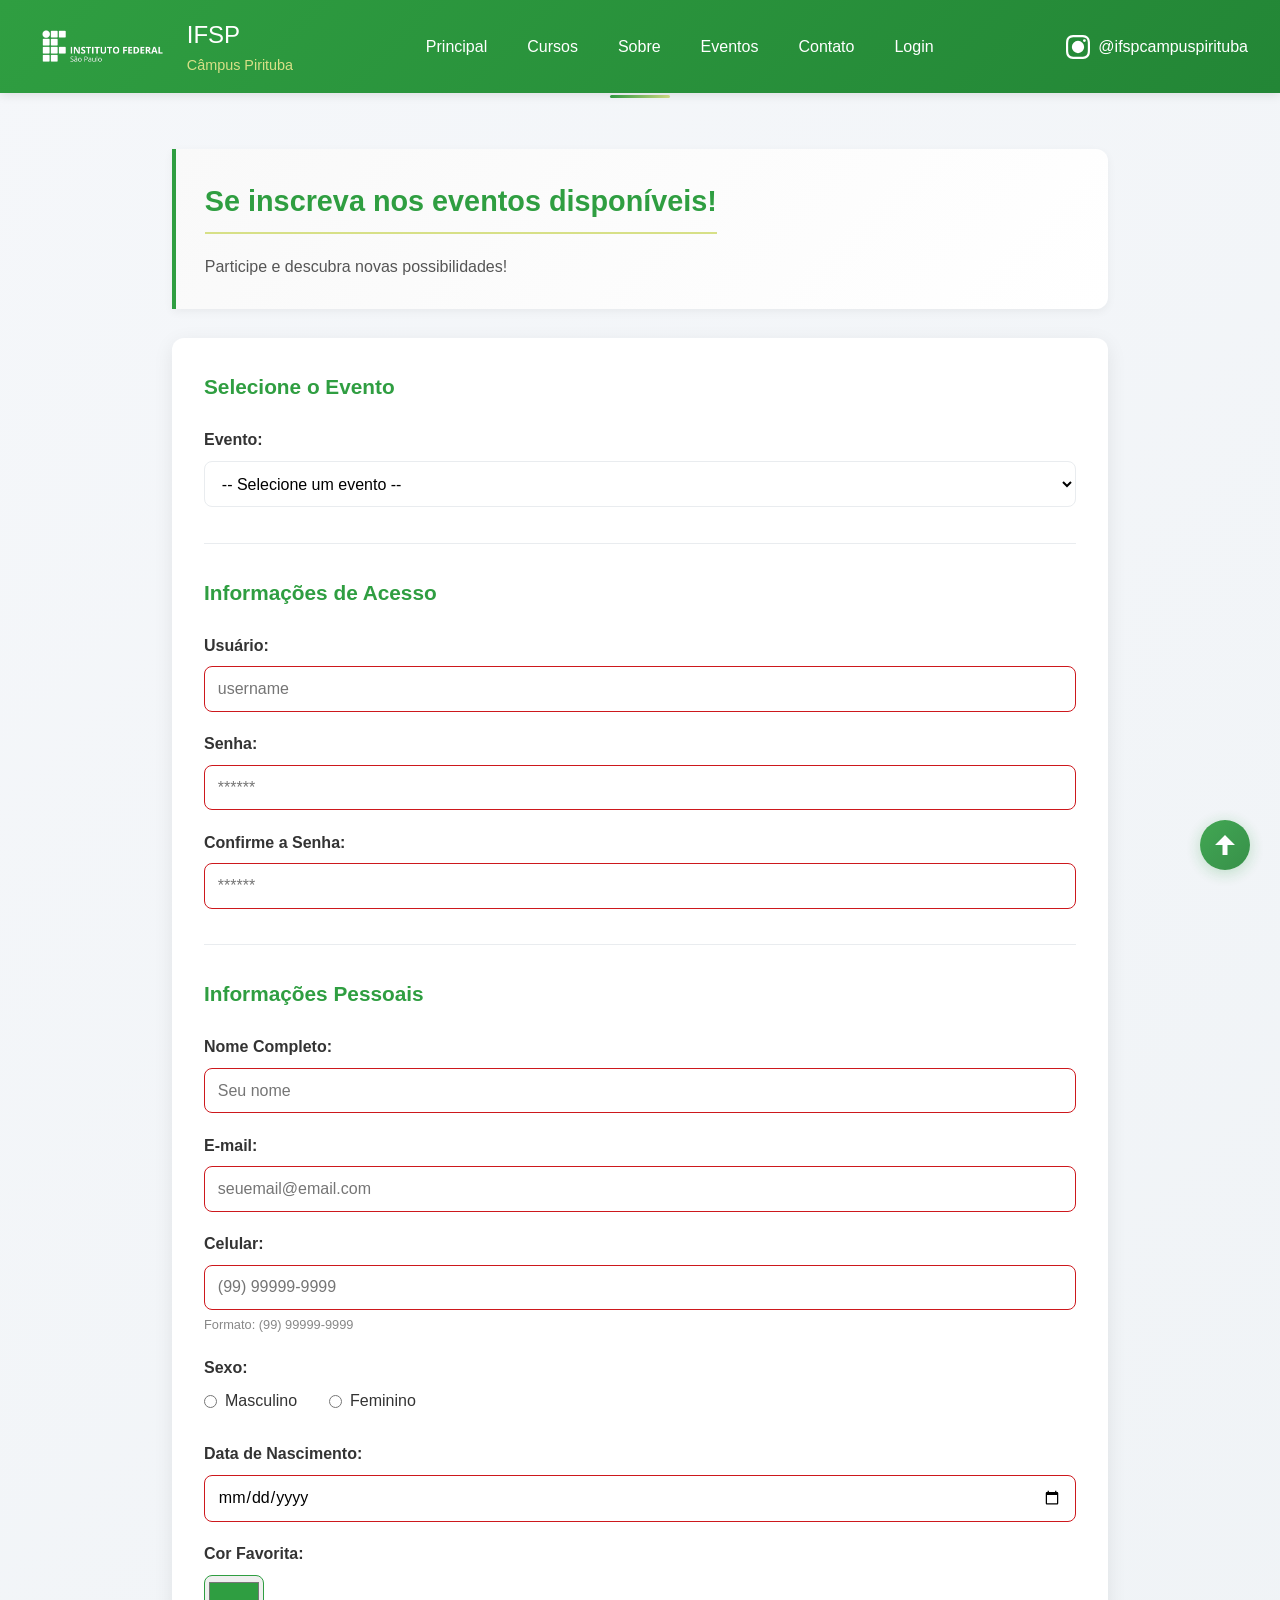
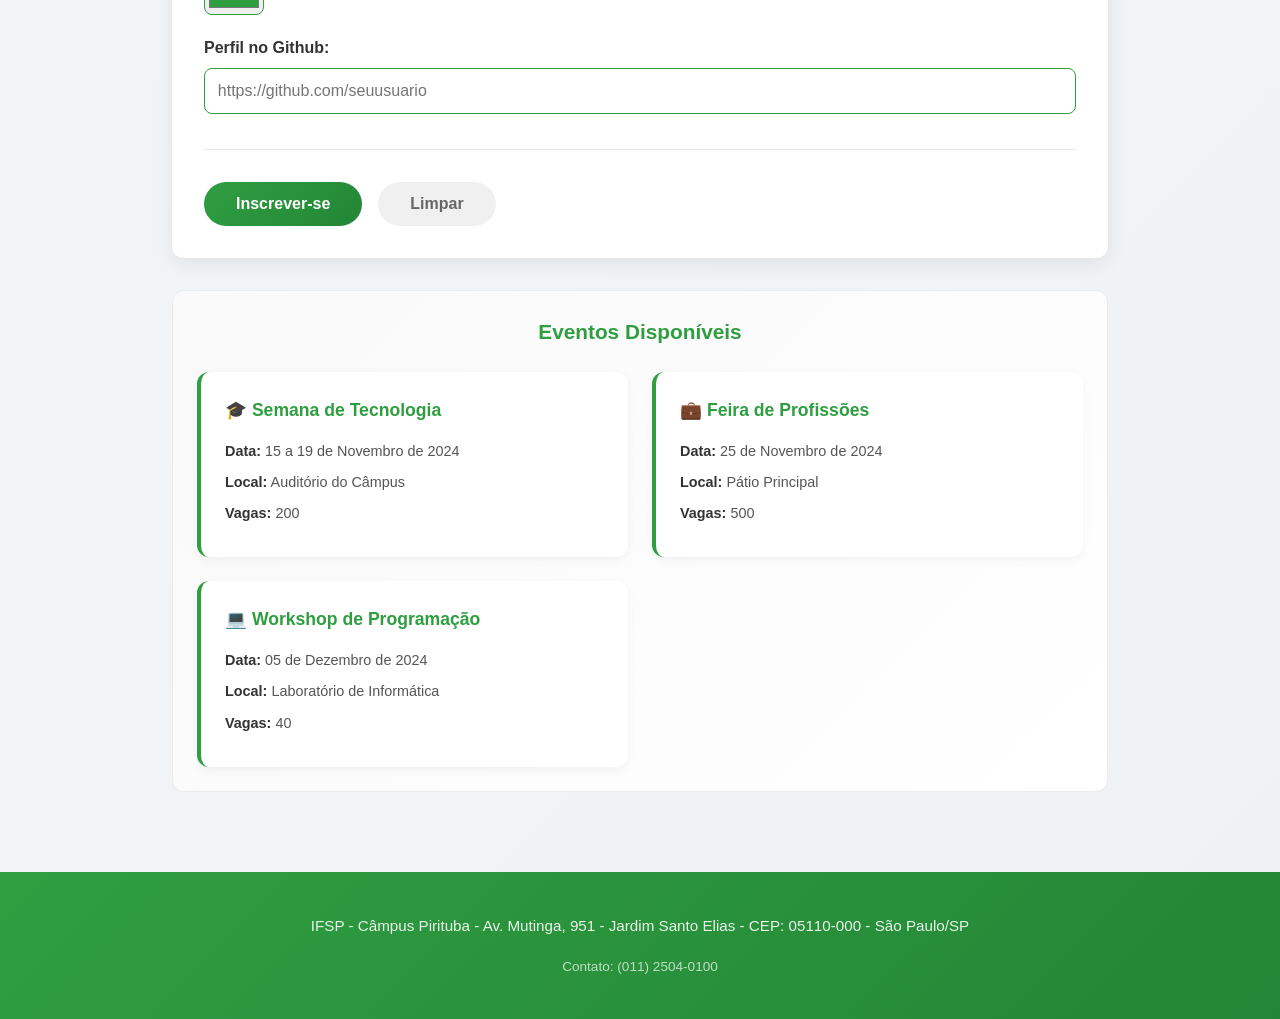
<file: eventos.html>
<!DOCTYPE html>
<html lang="pt-BR">
<head>
    <meta charset="UTF-8">
    <meta name="viewport" content="width=device-width, initial-scale=1.0">
    <title>IFSP - Inscrição de Eventos</title>
    <link rel="stylesheet" href="css/style.css">
    <link rel="icon" href="favicon.ico" type="image/x-icon">
</head>
<body>
    <!-- Header Fixo com subtítulo -->
    <header>
        <div class="logo-container">
            <img src="img/Logo.png" alt="Logo IFSP" class="logo">
            <h1>IFSP <small>Câmpus Pirituba</small></h1>
        </div>
        
        <nav>
            <ul>
                <li><a href="index.html">Principal</a></li>
                <li><a href="cursos.html">Cursos</a></li>
                <li><a href="sobre.html">Sobre</a></li>
                <li><a href="eventos.html">Eventos</a></li>
                <li><a href="contato.html">Contato</a></li>
                <li><a href="login.html">Login</a></li>
            </ul>
        </nav>
        
        <!-- Menu Superior Direito -->
        <div class="menu-superior">
            <a href="https://www.instagram.com/ifspcampuspirituba/" target="_blank">
                <svg class="instagram-icon" viewBox="0 0 24 24" xmlns="http://www.w3.org/2000/svg">
                    <path d="M12 2.163c3.204 0 3.584.012 4.85.07 3.252.148 4.771 1.691 4.919 4.919.058 1.265.069 1.645.069 4.849 0 3.205-.012 3.584-.069 4.849-.149 3.225-1.664 4.771-4.919 4.919-1.266.058-1.644.07-4.85.07-3.204 0-3.584-.012-4.849-.07-3.26-.149-4.771-1.699-4.919-4.92-.058-1.265-.07-1.644-.07-4.849 0-3.204.013-3.583.07-4.849.149-3.227 1.664-4.771 4.919-4.919 1.266-.057 1.645-.069 4.849-.069zm0-2.163c-3.259 0-3.667.014-4.947.072-4.358.2-6.78 2.618-6.98 6.98-.059 1.281-.073 1.689-.073 4.948 0 3.259.014 3.668.072 4.948.2 4.358 2.618 6.78 6.98 6.98 1.281.058 1.689.072 4.948.072 3.259 0 3.668-.014 4.948-.072 4.354-.2 6.782-2.618 6.979-6.98.059-1.28.073-1.689.073-4.948 0-3.259-.014-3.667-.072-4.947-.196-4.354-2.617-6.78-6.979-6.98-1.281-.059-1.69-.073-4.949-.073zM5.838 12a6.162 6.162 0 1112.324 0 6.162 6.162 0 01-12.324 0zM12 16a4 4 0 110-8 4 4 0 010 8zm4.965-10.405a1.44 1.44 0 112.881.001 1.44 1.44 0 01-2.881-.001z"/>
                </svg>
                <span>@ifspcampuspirituba</span>
            </a>
        </div>
    </header>

    <main class="conteudo-pagina">
        <h1>Inscrição para Evento</h1>
        
        <div class="info-box">
            <h2>Se inscreva nos eventos disponíveis!</h2>
            <p>Participe e descubra novas possibilidades!</p>
        </div>

        <!-- Formulário de Inscrição -->
        <form class="form-inscricao" action="#" method="POST">
            <!-- Seleção do Evento -->
            <div class="form-section">
                <h3>Selecione o Evento</h3>
                
                <div class="form-group">
                    <label for="evento">Evento:</label>
                    <select id="evento" name="evento" required>
                        <option value="">-- Selecione um evento --</option>
                        <option value="semana_tecnologia">Semana de Tecnologia - 15 a 19/11/2024</option>
                        <option value="feira_profissoes">Feira de Profissões - 25/11/2024</option>
                        <option value="workshop_programacao">Workshop de Programação - 05/12/2024</option>
                    </select>
                </div>
            </div>

            <!-- Informações de Acesso -->
            <div class="form-section">
                <h3>Informações de Acesso</h3>
                
                <div class="form-group">
                    <label for="usuario">Usuário:</label>
                    <input type="text" id="usuario" name="usuario" placeholder="username" pattern=".{3,}" title="Usuário deve ter pelo menos 3 caracteres" required>
                </div>

                <div class="form-group">
                    <label for="senha">Senha:</label>
                    <input type="password" id="senha" name="senha" placeholder="******" pattern=".{6,}" title="Senha deve ter pelo menos 6 caracteres" required>
                </div>

                <div class="form-group">
                    <label for="confirmar_senha">Confirme a Senha:</label>
                    <input type="password" id="confirmar_senha" name="confirmar_senha" placeholder="******" pattern=".{6,}" title="Senha deve ter pelo menos 6 caracteres" required>
                </div>
            </div>

            <!-- Informações Pessoais -->
            <div class="form-section">
                <h3>Informações Pessoais</h3>

                <div class="form-group">
                    <label for="nome">Nome Completo:</label>
                    <input type="text" id="nome" name="nome" placeholder="Seu nome" required>
                </div>

                <div class="form-group">
                    <label for="email">E-mail:</label>
                    <input type="email" id="email" name="email" placeholder="seuemail@email.com" required>
                </div>

                <div class="form-group">
                    <label for="celular">Celular:</label>
                    <input type="tel" id="celular" name="celular" placeholder="(99) 99999-9999" pattern="\(\d{2}\) \d{5}-\d{4}" title="Formato: (99) 99999-9999" required>
                    <small class="form-help">Formato: (99) 99999-9999</small>
                </div>

                <div class="form-group">
                    <label>Sexo:</label>
                    <div class="radio-group">
                        <label>
                            <input type="radio" name="sexo" value="masculino" required> Masculino
                        </label>
                        <label>
                            <input type="radio" name="sexo" value="feminino"> Feminino
                        </label>
                    </div>
                </div>

                <div class="form-group">
                    <label for="data_nascimento">Data de Nascimento:</label>
                    <input type="date" id="data_nascimento" name="data_nascimento" required>
                </div>

                <div class="form-group">
                    <label for="cor_favorita">Cor Favorita:</label>
                    <input type="color" id="cor_favorita" name="cor_favorita" value="#2F9E41">
                </div>

                <div class="form-group">
                    <label for="github">Perfil no Github:</label>
                    <input type="url" id="github" name="github" placeholder="https://github.com/seuusuario">
                </div>
            </div>

            <!-- Botão de Envio -->
            <div class="form-actions">
                <button type="submit" class="btn-submit">Inscrever-se</button>
                <button type="reset" class="btn-reset">Limpar</button>
            </div>
        </form>

        <!-- Informações adicionais sobre os eventos -->
        <div class="eventos-info">
            <h3>Eventos Disponíveis</h3>
            <div class="eventos-grid">
                <div class="evento-card">
                    <h4>🎓 Semana de Tecnologia</h4>
                    <p><strong>Data:</strong> 15 a 19 de Novembro de 2024</p>
                    <p><strong>Local:</strong> Auditório do Câmpus</p>
                    <p><strong>Vagas:</strong> 200</p>
                </div>
                <div class="evento-card">
                    <h4>💼 Feira de Profissões</h4>
                    <p><strong>Data:</strong> 25 de Novembro de 2024</p>
                    <p><strong>Local:</strong> Pátio Principal</p>
                    <p><strong>Vagas:</strong> 500</p>
                </div>
                <div class="evento-card">
                    <h4>💻 Workshop de Programação</h4>
                    <p><strong>Data:</strong> 05 de Dezembro de 2024</p>
                    <p><strong>Local:</strong> Laboratório de Informática</p>
                    <p><strong>Vagas:</strong> 40</p>
                </div>
            </div>
        </div>
    </main>

    <!-- Botão Voltar ao Topo -->
    <a href="#" class="btn-topo" title="Voltar ao topo">
        <svg viewBox="0 0 24 24" xmlns="http://www.w3.org/2000/svg">
            <path d="M12 4l-8 8h6v8h4v-8h6z"/>
        </svg>
    </a>

    <!-- Footer -->
    <footer>
        <p>IFSP - Câmpus Pirituba - Av. Mutinga, 951 - Jardim Santo Elias - CEP: 05110-000 - São Paulo/SP</p>
        <p>Contato: (011) 2504-0100</p>
    </footer>
</body>
</html>
</file>
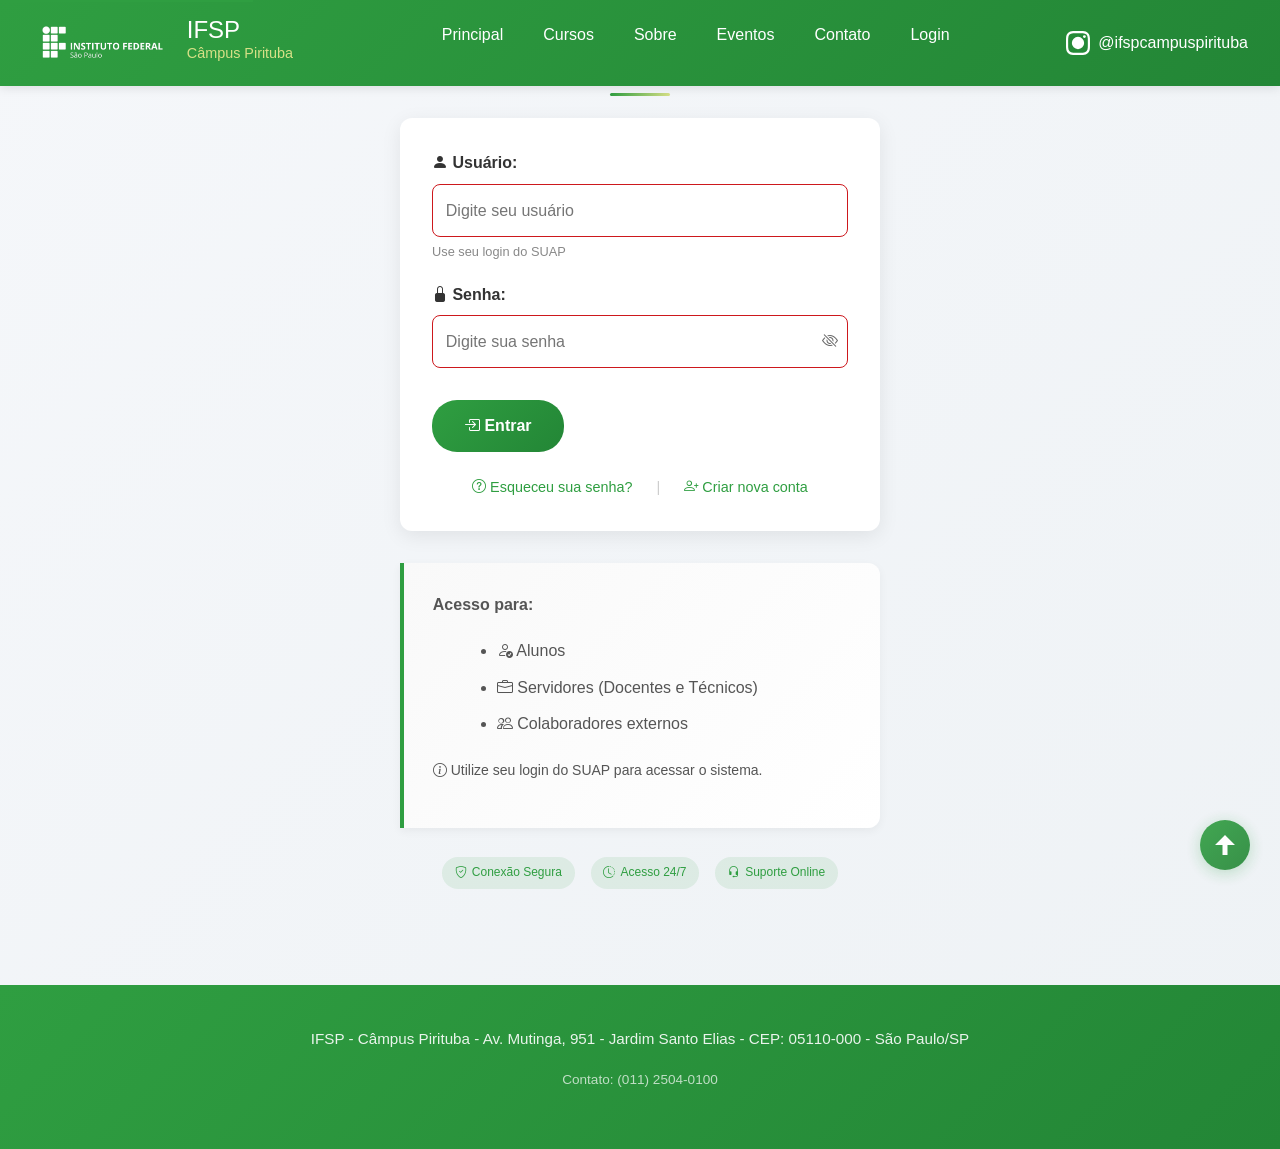
<file: login.html>
<!DOCTYPE html>
<html lang="pt-BR">
<head>
    <meta charset="UTF-8">
    <meta name="viewport" content="width=device-width, initial-scale=1.0">
    <title>IFSP - Login | Câmpus Pirituba</title>
    
    <!-- Bootstrap CSS (apenas para componentes específicos) -->
    <link href="https://cdn.jsdelivr.net/npm/bootstrap@5.3.0/dist/css/bootstrap.min.css" rel="stylesheet">
    <!-- Bootstrap Icons -->
    <link rel="stylesheet" href="https://cdn.jsdelivr.net/npm/bootstrap-icons@1.10.0/font/bootstrap-icons.css">
    
    <!-- Seu CSS personalizado -->
    <link rel="stylesheet" href="css/style.css">
    <link rel="icon" href="favicon.ico" type="image/x-icon">
</head>
<body>
    <!-- Skip to content link para acessibilidade -->
    <a href="#main-content" class="skip-link">Pular para o conteúdo principal</a>

    <!-- Header Fixo com subtítulo -->
    <header>
        <div class="logo-container">
            <img src="img/Logo.png" alt="Logo IFSP" class="logo">
            <h1>IFSP <small>Câmpus Pirituba</small></h1>
        </div>
        
        <nav aria-label="Menu principal">
            <ul>
                <li><a href="index.html">Principal</a></li>
                <li><a href="cursos.html">Cursos</a></li>
                <li><a href="sobre.html">Sobre</a></li>
                <li><a href="eventos.html">Eventos</a></li>
                <li><a href="contato.html">Contato</a></li>
                <li><a href="login.html" aria-current="page">Login</a></li>
            </ul>
        </nav>
        
        <!-- Menu Superior Direito -->
        <div class="menu-superior">
            <a href="https://www.instagram.com/ifspcampuspirituba/" target="_blank" aria-label="Instagram IFSP">
                <svg class="instagram-icon" viewBox="0 0 24 24" xmlns="http://www.w3.org/2000/svg" aria-hidden="true">
                    <path d="M12 2.163c3.204 0 3.584.012 4.85.07 3.252.148 4.771 1.691 4.919 4.919.058 1.265.069 1.645.069 4.849 0 3.205-.012 3.584-.069 4.849-.149 3.225-1.664 4.771-4.919 4.919-1.266.058-1.644.07-4.85.07-3.204 0-3.584-.012-4.849-.07-3.26-.149-4.771-1.699-4.919-4.92-.058-1.265-.07-1.644-.07-4.849 0-3.204.013-3.583.07-4.849.149-3.227 1.664-4.771 4.919-4.919 1.266-.057 1.645-.069 4.849-.069zm0-2.163c-3.259 0-3.667.014-4.947.072-4.358.2-6.78 2.618-6.98 6.98-.059 1.281-.073 1.689-.073 4.948 0 3.259.014 3.668.072 4.948.2 4.358 2.618 6.78 6.98 6.98 1.281.058 1.689.072 4.948.072 3.259 0 3.668-.014 4.948-.072 4.354-.2 6.782-2.618 6.979-6.98.059-1.28.073-1.689.073-4.948 0-3.259-.014-3.667-.072-4.947-.196-4.354-2.617-6.78-6.979-6.98-1.281-.059-1.69-.073-4.949-.073zM5.838 12a6.162 6.162 0 1112.324 0 6.162 6.162 0 01-12.324 0zM12 16a4 4 0 110-8 4 4 0 010 8zm4.965-10.405a1.44 1.44 0 112.881.001 1.44 1.44 0 01-2.881-.001z"/>
                </svg>
                <span>@ifspcampuspirituba</span>
            </a>
        </div>
    </header>

    <main class="conteudo-pagina" id="main-content">
        <div class="login-container">
            <div class="login-box">
                <h1>Acesso ao Sistema</h1>
                
                <form class="form-login" action="#" method="POST" id="loginForm">
                    <!-- Campo Usuário -->
                    <div class="form-group">
                        <label for="usuario">
                            <i class="bi bi-person-fill"></i> Usuário:
                        </label>
                        <input type="text" 
                               id="usuario" 
                               name="usuario" 
                               placeholder="Digite seu usuário" 
                               required>
                        <small class="form-help">Use seu login do SUAP</small>
                    </div>

                    <!-- Campo Senha -->
                    <div class="form-group">
                        <label for="senha">
                            <i class="bi bi-lock-fill"></i> Senha:
                        </label>
                        <div style="position: relative;">
                            <input type="password" 
                                   id="senha" 
                                   name="senha" 
                                   placeholder="Digite sua senha" 
                                   required>
                            <button type="button" 
                                    id="toggleSenha" 
                                    style="position: absolute; right: 10px; top: 50%; transform: translateY(-50%); background: none; border: none; cursor: pointer; color: #666;">
                                <i class="bi bi-eye-slash"></i>
                            </button>
                        </div>
                    </div>

                    <!-- Botão Entrar -->
                    <div class="form-actions">
                        <button type="submit" class="btn-submit">
                            <i class="bi bi-box-arrow-in-right"></i> Entrar
                        </button>
                    </div>

                    <!-- Links -->
                    <div class="login-links">
                        <a href="#">
                            <i class="bi bi-question-circle"></i> Esqueceu sua senha?
                        </a>
                        <span>|</span>
                        <a href="#">
                            <i class="bi bi-person-plus"></i> Criar nova conta
                        </a>
                    </div>
                </form>

                <!-- Informações de Acesso -->
                <div class="info-box" style="margin-top: 2rem;">
                    <p><strong>Acesso para:</strong></p>
                    <ul class="lista-customizada">
                        <li><i class="bi bi-person-check"></i> Alunos</li>
                        <li><i class="bi bi-briefcase"></i> Servidores (Docentes e Técnicos)</li>
                        <li><i class="bi bi-people"></i> Colaboradores externos</li>
                    </ul>
                    <p><small><i class="bi bi-info-circle"></i> Utilize seu login do SUAP para acessar o sistema.</small></p>
                </div>

                <!-- Badges de Segurança -->
                <div style="display: flex; justify-content: center; gap: 1rem; margin-top: 1.5rem; flex-wrap: wrap;">
                    <span style="background: rgba(47, 158, 65, 0.1); color: #2F9E41; padding: 0.4rem 0.8rem; border-radius: 50px; font-size: 0.75rem; display: inline-flex; align-items: center; gap: 5px;">
                        <i class="bi bi-shield-check"></i> Conexão Segura
                    </span>
                    <span style="background: rgba(47, 158, 65, 0.1); color: #2F9E41; padding: 0.4rem 0.8rem; border-radius: 50px; font-size: 0.75rem; display: inline-flex; align-items: center; gap: 5px;">
                        <i class="bi bi-clock-history"></i> Acesso 24/7
                    </span>
                    <span style="background: rgba(47, 158, 65, 0.1); color: #2F9E41; padding: 0.4rem 0.8rem; border-radius: 50px; font-size: 0.75rem; display: inline-flex; align-items: center; gap: 5px;">
                        <i class="bi bi-headset"></i> Suporte Online
                    </span>
                </div>
            </div>
        </div>
    </main>

    <!-- Botão Voltar ao Topo -->
    <a href="#" class="btn-topo" title="Voltar ao topo" aria-label="Voltar ao topo">
        <svg viewBox="0 0 24 24" xmlns="http://www.w3.org/2000/svg" aria-hidden="true">
            <path d="M12 4l-8 8h6v8h4v-8h6z"/>
        </svg>
    </a>

    <!-- Footer -->
    <footer>
        <p>IFSP - Câmpus Pirituba - Av. Mutinga, 951 - Jardim Santo Elias - CEP: 05110-000 - São Paulo/SP</p>
        <p>Contato: (011) 2504-0100</p>
    </footer>

    <!-- Bootstrap JS -->
    <script src="https://cdn.jsdelivr.net/npm/bootstrap@5.3.0/dist/js/bootstrap.bundle.min.js"></script>
    
    <!-- Scripts -->
    <script>
        // Toggle para mostrar/esconder senha
        const toggleSenha = document.getElementById('toggleSenha');
        const senhaInput = document.getElementById('senha');
        
        if (toggleSenha && senhaInput) {
            toggleSenha.addEventListener('click', function() {
                const type = senhaInput.getAttribute('type') === 'password' ? 'text' : 'password';
                senhaInput.setAttribute('type', type);
                const icon = this.querySelector('i');
                if (icon) {
                    icon.classList.toggle('bi-eye');
                    icon.classList.toggle('bi-eye-slash');
                }
            });
        }
        
        // Validação do formulário
        const form = document.getElementById('loginForm');
        
        if (form) {
            form.addEventListener('submit', function(e) {
                e.preventDefault();
                const usuario = document.getElementById('usuario').value.trim();
                const senha = document.getElementById('senha').value;
                
                if (!usuario || !senha) {
                    alert('Por favor, preencha usuário e senha!');
                } else {
                    alert(`Bem-vindo, ${usuario}! Login realizado com sucesso.`);
                    console.log('Redirecionando para página principal...');
                    // window.location.href = 'index.html';
                }
            });
        }
        
        // Botão Voltar ao Topo suave
        const btnTopo = document.querySelector('.btn-topo');
        if (btnTopo) {
            btnTopo.addEventListener('click', function(e) {
                e.preventDefault();
                window.scrollTo({ top: 0, behavior: 'smooth' });
            });
        }
        
        console.log('✅ Página de login carregada com sucesso!');
    </script>
</body>
</html>
</file>
<file: css/style.css>
/* ============================================
   RESET E CONFIGURAÇÕES GERAIS
   ============================================ */
* {
    margin: 0;
    padding: 0;
    box-sizing: border-box;
}

:root {
    /* Cores Principais do Design System */
    --verde-principal: #2F9E41;
    --verde-escuro: #238636;
    --verde-claro: #D7E087;
    --vermelho: #CD181D;
    --vermelho-escuro: #a81418;
    --cinza-fundo: #fafafa;
    --cinza-claro: #f8f9fa;
    --cinza-borda: #e9ecef;
    --cinza-texto: #4a5568;
    --texto-principal: #333;
    
    /* Sombras */
    --sombra-padrao: 0 2px 10px rgba(0,0,0,0.1);
    --sombra-suave: 0 3px 15px rgba(0,0,0,0.05);
    --sombra-hover: 0 8px 25px rgba(47, 158, 65, 0.15);
    --sombra-card: 0 3px 10px rgba(0,0,0,0.05);
    
    /* Bordas */
    --border-radius-sm: 8px;
    --border-radius-md: 12px;
    --border-radius-lg: 16px;
    --border-radius-xl: 20px;
    --border-radius-full: 50px;
    
    /* Transições */
    --transition-fast: 0.2s;
    --transition-normal: 0.3s;
    --transition-slow: 0.5s;
}

body {
    font-family: 'Segoe UI', Tahoma, Geneva, Verdana, sans-serif;
    line-height: 1.6;
    color: var(--texto-principal);
    background: linear-gradient(135deg, #f5f7fa 0%, #eef2f5 100%);
    min-height: 100vh;
}

/* ============================================
   HEADER E NAVEGAÇÃO PRINCIPAL
   ============================================ */

/* Header Fixo */
header {
    background: linear-gradient(135deg, var(--verde-principal) 0%, var(--verde-escuro) 100%);
    color: white;
    padding: 1rem 2rem;
    position: fixed;
    top: 0;
    width: 100%;
    z-index: 1000;
    display: flex;
    justify-content: space-between;
    align-items: center;
    box-shadow: var(--sombra-padrao);
    transition: all var(--transition-normal);
}

.logo-container {
    display: flex;
    align-items: center;
    gap: 15px;
}

.logo {
    height: 50px;
    width: auto;
    transition: transform var(--transition-fast);
}

.logo:hover {
    transform: scale(1.02);
}

.logo-container h1 {
    font-size: 1.5rem;
    font-weight: 500;
}

.logo-container h1 small {
    font-size: 0.9rem;
    font-weight: 300;
    display: block;
    color: var(--verde-claro);
}

/* Menu de Navegação */
nav ul {
    display: flex;
    list-style: none;
    gap: 0.5rem;
}

nav ul li a {
    color: white;
    text-decoration: none;
    font-weight: 500;
    padding: 0.5rem 1rem;
    border-radius: var(--border-radius-sm);
    transition: all var(--transition-normal);
    position: relative;
}

nav ul li a::after {
    content: '';
    position: absolute;
    bottom: 0;
    left: 50%;
    width: 0;
    height: 2px;
    background-color: var(--verde-claro);
    transition: all var(--transition-normal);
    transform: translateX(-50%);
}

nav ul li a:hover::after {
    width: 70%;
}

nav ul li a:hover {
    background-color: var(--verde-claro);
    color: var(--verde-principal);
}

/* Menu Superior Direito */
.menu-superior {
    display: flex;
    align-items: center;
    gap: 1.5rem;
}

.menu-superior a {
    color: white;
    text-decoration: none;
    display: flex;
    align-items: center;
    gap: 8px;
    font-weight: 400;
    transition: all var(--transition-fast);
}

.menu-superior a:hover {
    transform: translateY(-2px);
}

.instagram-icon {
    width: 24px;
    height: 24px;
    fill: white;
    transition: transform var(--transition-normal);
}

.menu-superior a:hover .instagram-icon {
    transform: scale(1.1);
    fill: var(--verde-claro);
}

.menu-superior a:hover span {
    color: var(--verde-claro);
}

/* ============================================
   MAIN E LAYOUT PRINCIPAL
   ============================================ */

/* Main Content */
main {
    margin-top: 120px;
    padding: 2rem;
    min-height: calc(100vh - 270px);
    max-width: 1400px;
    margin-left: auto;
    margin-right: auto;
    animation: fadeInUp 0.6s ease-out;
}

/* Navegação Interna da Home */
.nav-interna {
    background-color: white;
    padding: 0.75rem;
    margin-bottom: 2rem;
    border-radius: var(--border-radius-full);
    box-shadow: 0 2px 10px rgba(47, 158, 65, 0.1);
    backdrop-filter: blur(10px);
}

.nav-interna ul {
    display: flex;
    list-style: none;
    justify-content: center;
    gap: 1rem;
    flex-wrap: wrap;
}

.nav-interna ul li a {
    color: var(--verde-principal);
    text-decoration: none;
    font-weight: 500;
    padding: 0.5rem 1.5rem;
    border-radius: 25px;
    transition: all var(--transition-normal);
    position: relative;
    overflow: hidden;
}

.nav-interna ul li a::before {
    content: '';
    position: absolute;
    top: 0;
    left: 0;
    width: 100%;
    height: 100%;
    background-color: var(--verde-claro);
    transform: scaleX(0);
    transform-origin: right;
    transition: transform var(--transition-normal);
    z-index: -1;
    border-radius: 25px;
}

.nav-interna ul li a:hover::before {
    transform: scaleX(1);
    transform-origin: left;
}

.nav-interna ul li a:hover {
    color: var(--verde-principal);
}

/* Seções */
section {
    margin-bottom: 3rem;
    padding: 2rem;
    background-color: white;
    border-radius: var(--border-radius-md);
    box-shadow: var(--sombra-suave);
    transition: transform var(--transition-normal), box-shadow var(--transition-normal);
}

section:hover {
    transform: translateY(-2px);
    box-shadow: var(--sombra-hover);
}

h2 {
    color: var(--verde-principal);
    margin-bottom: 1.5rem;
    font-size: 1.8rem;
    font-weight: 600;
    border-bottom: 3px solid var(--verde-claro);
    padding-bottom: 0.5rem;
    display: inline-block;
}

/* ============================================
   COMPONENTES
   ============================================ */

/* Cards de Cursos */
.cursos-container {
    display: grid;
    grid-template-columns: repeat(auto-fit, minmax(300px, 1fr));
    gap: 1.5rem;
}

.curso-card {
    background-color: white;
    border-radius: var(--border-radius-md);
    padding: 1.8rem;
    box-shadow: var(--sombra-card);
    transition: all var(--transition-normal);
    border: 1px solid var(--cinza-borda);
    position: relative;
    overflow: hidden;
}

.curso-card::before {
    content: '';
    position: absolute;
    top: 0;
    left: 0;
    width: 100%;
    height: 4px;
    background: linear-gradient(90deg, var(--verde-principal), var(--verde-claro));
    transform: scaleX(0);
    transition: transform var(--transition-normal);
}

.curso-card:hover::before {
    transform: scaleX(1);
}

.curso-card:hover {
    transform: translateY(-5px);
    box-shadow: var(--sombra-hover);
    border-color: var(--verde-claro);
}

.curso-card h3 {
    color: var(--verde-principal);
    margin-bottom: 1rem;
    font-size: 1.3rem;
    font-weight: 600;
}

.curso-card p {
    color: #666;
    margin-bottom: 1.5rem;
    font-size: 0.95rem;
    line-height: 1.5;
}

.curso-card a {
    display: inline-flex;
    align-items: center;
    gap: 8px;
    padding: 0.6rem 1.5rem;
    background-color: var(--verde-principal);
    color: white;
    text-decoration: none;
    border-radius: 25px;
    font-size: 0.9rem;
    font-weight: 500;
    transition: all var(--transition-normal);
    border: 1px solid var(--verde-principal);
}

.curso-card a:hover {
    background-color: var(--vermelho);
    border-color: var(--vermelho);
    transform: translateX(4px);
}

/* Banner */
.banner {
    width: 100%;
    height: 450px;
    object-fit: cover;
    border-radius: var(--border-radius-md);
    margin-bottom: 2rem;
    box-shadow: 0 5px 20px rgba(0,0,0,0.1);
    transition: transform var(--transition-normal);
}

.banner:hover {
    transform: scale(1.01);
}

/* Tabela de Eventos */
table {
    width: 100%;
    border-collapse: collapse;
    margin: 1.5rem 0;
    border-radius: var(--border-radius-sm);
    overflow: hidden;
    box-shadow: var(--sombra-card);
}

th, td {
    padding: 1rem;
    text-align: left;
    border-bottom: 1px solid var(--cinza-borda);
}

th {
    background: linear-gradient(135deg, var(--verde-principal) 0%, var(--verde-escuro) 100%);
    color: white;
    font-weight: 600;
}

tr:last-child td {
    border-bottom: none;
}

tr:hover td {
    background-color: rgba(47, 158, 65, 0.05);
    transition: background-color var(--transition-fast);
}

/* Container do Vídeo */
.video-container {
    position: relative;
    width: 100%;
    max-width: 800px;
    margin: 2rem auto;
    border-radius: var(--border-radius-md);
    overflow: hidden;
    box-shadow: 0 10px 30px rgba(0,0,0,0.15);
    transition: transform var(--transition-normal);
}

.video-container:hover {
    transform: scale(1.01);
}

.video-container iframe {
    width: 100%;
    height: 450px;
    border: none;
}

/* Botão Topo */
.btn-topo {
    position: fixed;
    bottom: 30px;
    right: 30px;
    background: linear-gradient(135deg, var(--verde-principal) 0%, var(--verde-escuro) 100%);
    color: white;
    width: 50px;
    height: 50px;
    border-radius: 50%;
    display: flex;
    justify-content: center;
    align-items: center;
    text-decoration: none;
    box-shadow: 0 3px 15px rgba(47, 158, 65, 0.3);
    transition: all var(--transition-normal);
    z-index: 999;
    opacity: 0.9;
}

.btn-topo:hover {
    background: var(--vermelho);
    transform: translateY(-5px) scale(1.05);
    box-shadow: 0 8px 20px rgba(205, 24, 29, 0.3);
    opacity: 1;
}

.btn-topo svg {
    width: 30px;
    height: 30px;
    fill: white;
    transition: transform var(--transition-fast);
}

.btn-topo:hover svg {
    transform: translateY(-2px);
}

/* Footer */
footer {
    background: linear-gradient(135deg, var(--verde-principal) 0%, var(--verde-escuro) 100%);
    color: white;
    padding: 2.5rem;
    text-align: center;
    line-height: 1.8;
    margin-top: 3rem;
    position: relative;
    overflow: hidden;
}

footer::before {
    content: '';
    position: absolute;
    top: 0;
    left: -100%;
    width: 100%;
    height: 2px;
    background: linear-gradient(90deg, transparent, var(--verde-claro), transparent);
    animation: shimmer 3s infinite;
}

@keyframes shimmer {
    100% { left: 100%; }
}

footer p {
    opacity: 0.9;
    font-size: 0.95rem;
    position: relative;
    z-index: 1;
}

footer p:last-child {
    margin-top: 1rem;
    font-size: 0.85rem;
    opacity: 0.7;
}

/* ============================================
   PÁGINAS DE CONTEÚDO
   ============================================ */

.conteudo-pagina {
    max-width: 1000px;
    margin: 0 auto;
}

.conteudo-pagina h1 {
    color: var(--verde-principal);
    margin-bottom: 2rem;
    font-size: 2.2rem;
    font-weight: 600;
    text-align: center;
    position: relative;
    display: inline-block;
    width: 100%;
}

.conteudo-pagina h1::after {
    content: '';
    position: absolute;
    bottom: -10px;
    left: 50%;
    transform: translateX(-50%);
    width: 60px;
    height: 3px;
    background: linear-gradient(90deg, var(--verde-principal), var(--verde-claro));
    border-radius: 3px;
}

.conteudo-pagina img {
    max-width: 100%;
    border-radius: var(--border-radius-md);
    margin: 1.5rem 0;
    box-shadow: var(--sombra-card);
    transition: transform var(--transition-normal);
}

.conteudo-pagina img:hover {
    transform: scale(1.01);
}

/* Áudio */
audio {
    width: 100%;
    margin: 1.5rem 0;
    border-radius: 30px;
}

/* Listas */
.lista-customizada {
    margin: 1.2rem 0 1.2rem 2rem;
}

.lista-customizada li {
    margin: 0.7rem 0;
    color: #555;
    transition: transform var(--transition-fast);
}

.lista-customizada li:hover {
    transform: translateX(5px);
}

.lista-customizada li strong {
    color: var(--verde-principal);
}

/* Divs informativas */
.info-box {
    background: linear-gradient(135deg, #f9f9f9 0%, #ffffff 100%);
    border-left: 4px solid var(--verde-principal);
    padding: 1.8rem;
    margin: 1.8rem 0;
    border-radius: 0 var(--border-radius-md) var(--border-radius-md) 0;
    box-shadow: var(--sombra-card);
    transition: all var(--transition-normal);
}

.info-box:hover {
    transform: translateX(4px);
    box-shadow: var(--sombra-hover);
}

.info-box h2 {
    color: var(--verde-principal);
    margin-top: 0;
    margin-bottom: 1.2rem;
    border-bottom: 2px solid var(--verde-claro);
    padding-bottom: 0.5rem;
}

.info-box h3 {
    color: var(--verde-principal);
    margin: 1.2rem 0 0.8rem 0;
    font-size: 1.2rem;
}

.info-box p {
    color: #555;
    line-height: 1.7;
}

/* Links */
a {
    color: var(--verde-principal);
    text-decoration: none;
    font-weight: 500;
    transition: all var(--transition-normal);
}

a:hover {
    color: var(--vermelho);
}

/* Estilo para o link da biblioteca */
.info-box a {
    display: inline-flex;
    align-items: center;
    gap: 8px;
    margin-top: 1rem;
    padding: 0.6rem 1.5rem;
    background-color: var(--verde-principal);
    color: white;
    border-radius: 25px;
    transition: all var(--transition-normal);
}

.info-box a:hover {
    background-color: var(--vermelho);
    transform: translateX(4px);
}

/* ============================================
   FORMULÁRIOS
   ============================================ */

.form-inscricao, .form-contato, .form-login {
    background-color: white;
    padding: 2rem;
    border-radius: var(--border-radius-md);
    box-shadow: 0 5px 20px rgba(0,0,0,0.08);
    transition: transform var(--transition-normal);
}

.form-inscricao:hover, .form-contato:hover, .form-login:hover {
    transform: translateY(-2px);
}

.form-section {
    margin-bottom: 2rem;
    padding-bottom: 1rem;
    border-bottom: 1px solid var(--cinza-borda);
}

.form-section h3 {
    color: var(--verde-principal);
    margin-bottom: 1.5rem;
    font-size: 1.3rem;
}

.form-group {
    margin-bottom: 1.2rem;
}

.form-group label {
    display: block;
    margin-bottom: 0.5rem;
    font-weight: 600;
    color: var(--texto-principal);
}

.form-group input,
.form-group select,
.form-group textarea {
    width: 100%;
    padding: 0.8rem;
    border: 1.5px solid var(--cinza-borda);
    border-radius: var(--border-radius-sm);
    font-size: 1rem;
    transition: all var(--transition-normal);
    font-family: inherit;
}

.form-group input:focus,
.form-group select:focus,
.form-group textarea:focus {
    outline: none;
    border-color: var(--verde-principal);
    box-shadow: 0 0 0 4px rgba(47, 158, 65, 0.1);
}

.form-group input[type="color"] {
    width: 60px;
    height: 40px;
    padding: 2px;
    cursor: pointer;
}

/* Radio e Checkbox */
.radio-group,
.checkbox-group {
    display: flex;
    gap: 2rem;
    margin-top: 0.5rem;
    flex-wrap: wrap;
}

.radio-group label,
.checkbox-group label {
    display: flex;
    align-items: center;
    gap: 0.5rem;
    font-weight: normal;
    cursor: pointer;
    transition: color var(--transition-fast);
}

.radio-group label:hover,
.checkbox-group label:hover {
    color: var(--verde-principal);
}

.radio-group input,
.checkbox-group input {
    width: auto;
    cursor: pointer;
    accent-color: var(--verde-principal);
}

/* Select */
select {
    width: 100%;
    padding: 0.8rem;
    border: 1.5px solid var(--cinza-borda);
    border-radius: var(--border-radius-sm);
    font-size: 1rem;
    background-color: white;
    cursor: pointer;
    transition: all var(--transition-normal);
}

select:focus {
    outline: none;
    border-color: var(--verde-principal);
    box-shadow: 0 0 0 4px rgba(47, 158, 65, 0.1);
}

/* Botões de Formulário */
.form-actions {
    display: flex;
    gap: 1rem;
    margin-top: 2rem;
}

.btn-submit,
.btn-reset {
    padding: 0.8rem 2rem;
    border: none;
    border-radius: 25px;
    font-size: 1rem;
    font-weight: 600;
    cursor: pointer;
    transition: all var(--transition-normal);
}

.btn-submit {
    background: linear-gradient(135deg, var(--verde-principal) 0%, var(--verde-escuro) 100%);
    color: white;
}

.btn-submit:hover {
    background: var(--vermelho);
    transform: translateY(-2px);
    box-shadow: 0 4px 12px rgba(205, 24, 29, 0.3);
}

.btn-reset {
    background-color: #f0f0f0;
    color: #666;
}

.btn-reset:hover {
    background-color: #e0e0e0;
    transform: translateY(-2px);
}

/* Ajuda e Validação */
.form-help {
    display: block;
    margin-top: 0.3rem;
    font-size: 0.8rem;
    color: #888;
}

/* Validação HTML5 */
input:invalid {
    border-color: var(--vermelho);
}

input:valid {
    border-color: var(--verde-principal);
}

.form-group input:focus:invalid {
    border-color: var(--vermelho);
    box-shadow: 0 0 0 4px rgba(205, 24, 29, 0.1);
}

/* ============================================
   LOGIN - UI/UX MELHORADO
   ============================================ */

.login-container {
    display: flex;
    justify-content: center;
    align-items: center;
    min-height: 70vh;
    padding: 1rem;
}

.login-box {
    max-width: 480px;
    width: 100%;
    margin: 0 auto;
    animation: fadeInUp 0.6s ease-out;
}

.login-box h1 {
    text-align: center;
    margin-bottom: 2rem;
    font-size: 2rem;
}

.login-links {
    text-align: center;
    margin-top: 1.5rem;
    font-size: 0.9rem;
    display: flex;
    justify-content: center;
    gap: 1rem;
    flex-wrap: wrap;
}

.login-links a {
    color: var(--verde-principal);
    text-decoration: none;
    transition: all var(--transition-fast);
    display: inline-flex;
    align-items: center;
    gap: 4px;
}

.login-links a:hover {
    color: var(--vermelho);
    transform: translateX(3px);
}

.login-links span {
    margin: 0 0.5rem;
    color: #ccc;
}

/* ============================================
   EVENTOS
   ============================================ */

/* Cards de informações dos eventos */
.eventos-info {
    margin-top: 2rem;
    padding: 1.5rem;
    background: linear-gradient(135deg, #f9f9f9 0%, #ffffff 100%);
    border-radius: var(--border-radius-md);
    border: 1px solid var(--cinza-borda);
}

.eventos-info h3 {
    color: var(--verde-principal);
    margin-bottom: 1.5rem;
    font-size: 1.3rem;
    text-align: center;
}

.eventos-grid {
    display: grid;
    grid-template-columns: repeat(auto-fit, minmax(280px, 1fr));
    gap: 1.5rem;
}

.evento-card {
    background-color: white;
    padding: 1.5rem;
    border-radius: var(--border-radius-md);
    box-shadow: var(--sombra-card);
    transition: all var(--transition-normal);
    border-left: 4px solid var(--verde-principal);
    position: relative;
    overflow: hidden;
}

.evento-card::after {
    content: '';
    position: absolute;
    top: 0;
    right: 0;
    width: 0;
    height: 0;
    background: linear-gradient(135deg, var(--verde-claro), transparent);
    transition: width var(--transition-normal);
}

.evento-card:hover::after {
    width: 100%;
    height: 100%;
    opacity: 0.1;
}

.evento-card:hover {
    transform: translateY(-5px);
    box-shadow: var(--sombra-hover);
}

.evento-card h4 {
    color: var(--verde-principal);
    margin-bottom: 1rem;
    font-size: 1.1rem;
}

.evento-card p {
    margin: 0.5rem 0;
    color: #555;
    font-size: 0.9rem;
}

.evento-card p strong {
    color: var(--texto-principal);
}

/* ============================================
   SLIDESHOW
   ============================================ */

.slideshow-container {
    position: relative;
    max-width: 100%;
    margin: 2rem auto;
    border-radius: var(--border-radius-md);
    overflow: hidden;
    box-shadow: 0 10px 30px rgba(0,0,0,0.2);
}

.slides-wrapper {
    position: relative;
    width: 100%;
    height: 500px;
    overflow: hidden;
}

.slide {
    position: absolute;
    top: 0;
    left: 0;
    width: 100%;
    height: 100%;
    opacity: 0;
    transition: opacity 0.5s ease-in-out;
    visibility: hidden;
}

.slide.active {
    opacity: 1;
    visibility: visible;
}

.slide img {
    width: 100%;
    height: 100%;
    object-fit: cover;
}

.slide-caption {
    position: absolute;
    bottom: 0;
    left: 0;
    right: 0;
    background: linear-gradient(transparent, rgba(0,0,0,0.8));
    color: white;
    padding: 2rem;
    text-align: center;
}

.slide-caption h3 {
    font-size: 1.5rem;
    margin-bottom: 0.5rem;
    font-weight: 600;
}

.slide-caption p {
    font-size: 1rem;
    opacity: 0.9;
}

/* Botões de navegação do slideshow */
.slide-btn {
    position: absolute;
    top: 50%;
    transform: translateY(-50%);
    background-color: rgba(47, 158, 65, 0.8);
    color: white;
    border: none;
    padding: 1rem;
    cursor: pointer;
    border-radius: 50%;
    width: 45px;
    height: 45px;
    display: flex;
    align-items: center;
    justify-content: center;
    transition: all var(--transition-normal);
    z-index: 10;
    backdrop-filter: blur(4px);
}

.slide-btn:hover {
    background-color: var(--verde-principal);
    transform: translateY(-50%) scale(1.1);
}

.prev {
    left: 20px;
}

.next {
    right: 20px;
}

/* Indicadores (dots) */
.dots-container {
    position: absolute;
    bottom: 20px;
    left: 50%;
    transform: translateX(-50%);
    display: flex;
    gap: 10px;
    z-index: 10;
}

.dot {
    width: 12px;
    height: 12px;
    background-color: rgba(255,255,255,0.5);
    border-radius: 50%;
    cursor: pointer;
    transition: all var(--transition-normal);
}

.dot.active {
    background-color: var(--verde-principal);
    width: 30px;
    border-radius: 10px;
}

.dot:hover {
    background-color: var(--verde-claro);
    transform: scale(1.2);
}

/* Controles de reprodução */
.slide-controls {
    position: absolute;
    bottom: 20px;
    right: 20px;
    display: flex;
    gap: 10px;
    z-index: 10;
}

.control-btn {
    background-color: rgba(0,0,0,0.6);
    color: white;
    border: none;
    padding: 8px 12px;
    border-radius: 20px;
    cursor: pointer;
    font-size: 0.8rem;
    transition: all var(--transition-normal);
    backdrop-filter: blur(4px);
}

.control-btn:hover {
    background-color: var(--verde-principal);
    transform: scale(1.05);
}

/* ============================================
   ANIMAÇÕES
   ============================================ */

@keyframes fadeIn {
    from {
        opacity: 0;
        transform: translateY(20px);
    }
    to {
        opacity: 1;
        transform: translateY(0);
    }
}

@keyframes fadeInUp {
    from {
        opacity: 0;
        transform: translateY(30px);
    }
    to {
        opacity: 1;
        transform: translateY(0);
    }
}

/* ============================================
   RESPONSIVIDADE
   ============================================ */

/* Tablet */
@media (max-width: 992px) {
    .cursos-container {
        grid-template-columns: repeat(auto-fit, minmax(280px, 1fr));
    }
    
    .slides-wrapper {
        height: 400px;
    }
}

/* Mobile */
@media (max-width: 768px) {
    /* Header */
    header {
        flex-direction: column;
        text-align: center;
        padding: 1rem;
    }
    
    .logo-container {
        margin-bottom: 0.5rem;
    }
    
    .logo {
        height: 40px;
    }
    
    .logo-container h1 {
        font-size: 1.2rem;
    }
    
    nav ul {
        flex-direction: column;
        gap: 0.3rem;
        margin: 0.5rem 0;
        width: 100%;
    }
    
    nav ul li a {
        padding: 0.5rem;
        font-size: 0.9rem;
        display: block;
    }
    
    .menu-superior {
        margin-top: 0.5rem;
    }
    
    /* Main */
    main {
        margin-top: 180px;
        padding: 1rem;
    }
    
    /* Navegação Interna */
    .nav-interna {
        border-radius: var(--border-radius-md);
        padding: 0.5rem;
    }
    
    .nav-interna ul {
        flex-direction: column;
        align-items: center;
        gap: 0.5rem;
    }
    
    .nav-interna ul li a {
        width: 100%;
        text-align: center;
    }
    
    /* Seções */
    section {
        padding: 1rem;
        margin-bottom: 1.5rem;
    }
    
    h2 {
        font-size: 1.4rem;
    }
    
    /* Vídeo */
    .video-container iframe {
        height: 250px;
    }
    
    /* Botão Topo */
    .btn-topo {
        bottom: 20px;
        right: 20px;
        width: 45px;
        height: 45px;
    }
    
    .btn-topo svg {
        width: 24px;
        height: 24px;
    }
    
    /* Títulos */
    .conteudo-pagina h1 {
        font-size: 1.6rem;
    }
    
    /* Formulários */
    .form-actions {
        flex-direction: column;
    }
    
    .btn-submit, .btn-reset {
        width: 100%;
    }
    
    .radio-group, .checkbox-group {
        flex-direction: column;
        gap: 0.5rem;
    }
    
    /* Slideshow */
    .slides-wrapper {
        height: 300px;
    }
    
    .slide-caption h3 {
        font-size: 1rem;
    }
    
    .slide-caption p {
        font-size: 0.8rem;
    }
    
    .slide-btn {
        width: 35px;
        height: 35px;
    }
    
    .prev {
        left: 10px;
    }
    
    .next {
        right: 10px;
    }
    
    .slide-caption {
        padding: 1rem;
    }
    
    /* Login */
    .login-box {
        max-width: 100%;
        padding: 0 1rem;
    }
    
    .login-links {
        flex-direction: column;
        gap: 0.5rem;
    }
    
    /* Cards */
    .eventos-grid {
        grid-template-columns: 1fr;
    }
    
    .cursos-container {
        grid-template-columns: 1fr;
    }
    
    .curso-card {
        padding: 1.2rem;
    }
    
    /* Tabela */
    table {
        display: block;
        overflow-x: auto;
        white-space: nowrap;
    }
    
    th, td {
        padding: 0.75rem;
        font-size: 0.85rem;
    }
    
    /* Footer */
    footer {
        padding: 1.5rem;
        font-size: 0.8rem;
    }
}

/* Mobile pequeno */
@media (max-width: 480px) {
    main {
        margin-top: 220px;
    }
    
    .logo-container h1 small {
        font-size: 0.7rem;
    }
    
    .curso-card h3 {
        font-size: 1.1rem;
    }
    
    .info-box {
        padding: 1rem;
    }
    
    .btn-submit, .btn-reset {
        padding: 0.6rem 1rem;
        font-size: 0.9rem;
    }
}

/* ============================================
   ACESSIBILIDADE E MELHORIAS
   ============================================ */

/* Focus visible para navegação por teclado */
:focus-visible {
    outline: 2px solid var(--verde-principal);
    outline-offset: 2px;
}

/* Skip to content link */
.skip-link {
    position: absolute;
    top: -40px;
    left: 0;
    background: var(--verde-principal);
    color: white;
    padding: 8px 16px;
    text-decoration: none;
    z-index: 1001;
    transition: top var(--transition-fast);
}

.skip-link:focus {
    top: 0;
}

/* High contrast support */
@media (prefers-contrast: high) {
    .btn-submit, .curso-card a, .info-box a {
        border: 2px solid currentColor;
    }
    
    input, select, textarea {
        border-width: 2px;
    }
}

/* Reduced motion */
@media (prefers-reduced-motion: reduce) {
    *,
    *::before,
    *::after {
        animation-duration: 0.01ms !important;
        animation-iteration-count: 1 !important;
        transition-duration: 0.01ms !important;
        scroll-behavior: auto !important;
    }
}

/* Scrollbar personalizada */
::-webkit-scrollbar {
    width: 10px;
    height: 10px;
}

::-webkit-scrollbar-track {
    background: var(--cinza-claro);
    border-radius: 10px;
}

::-webkit-scrollbar-thumb {
    background: linear-gradient(135deg, var(--verde-principal) 0%, var(--verde-escuro) 100%);
    border-radius: 10px;
}

::-webkit-scrollbar-thumb:hover {
    background: var(--vermelho);
}

/* Seleção de texto */
::selection {
    background-color: var(--verde-principal);
    color: white;
}
</file>
